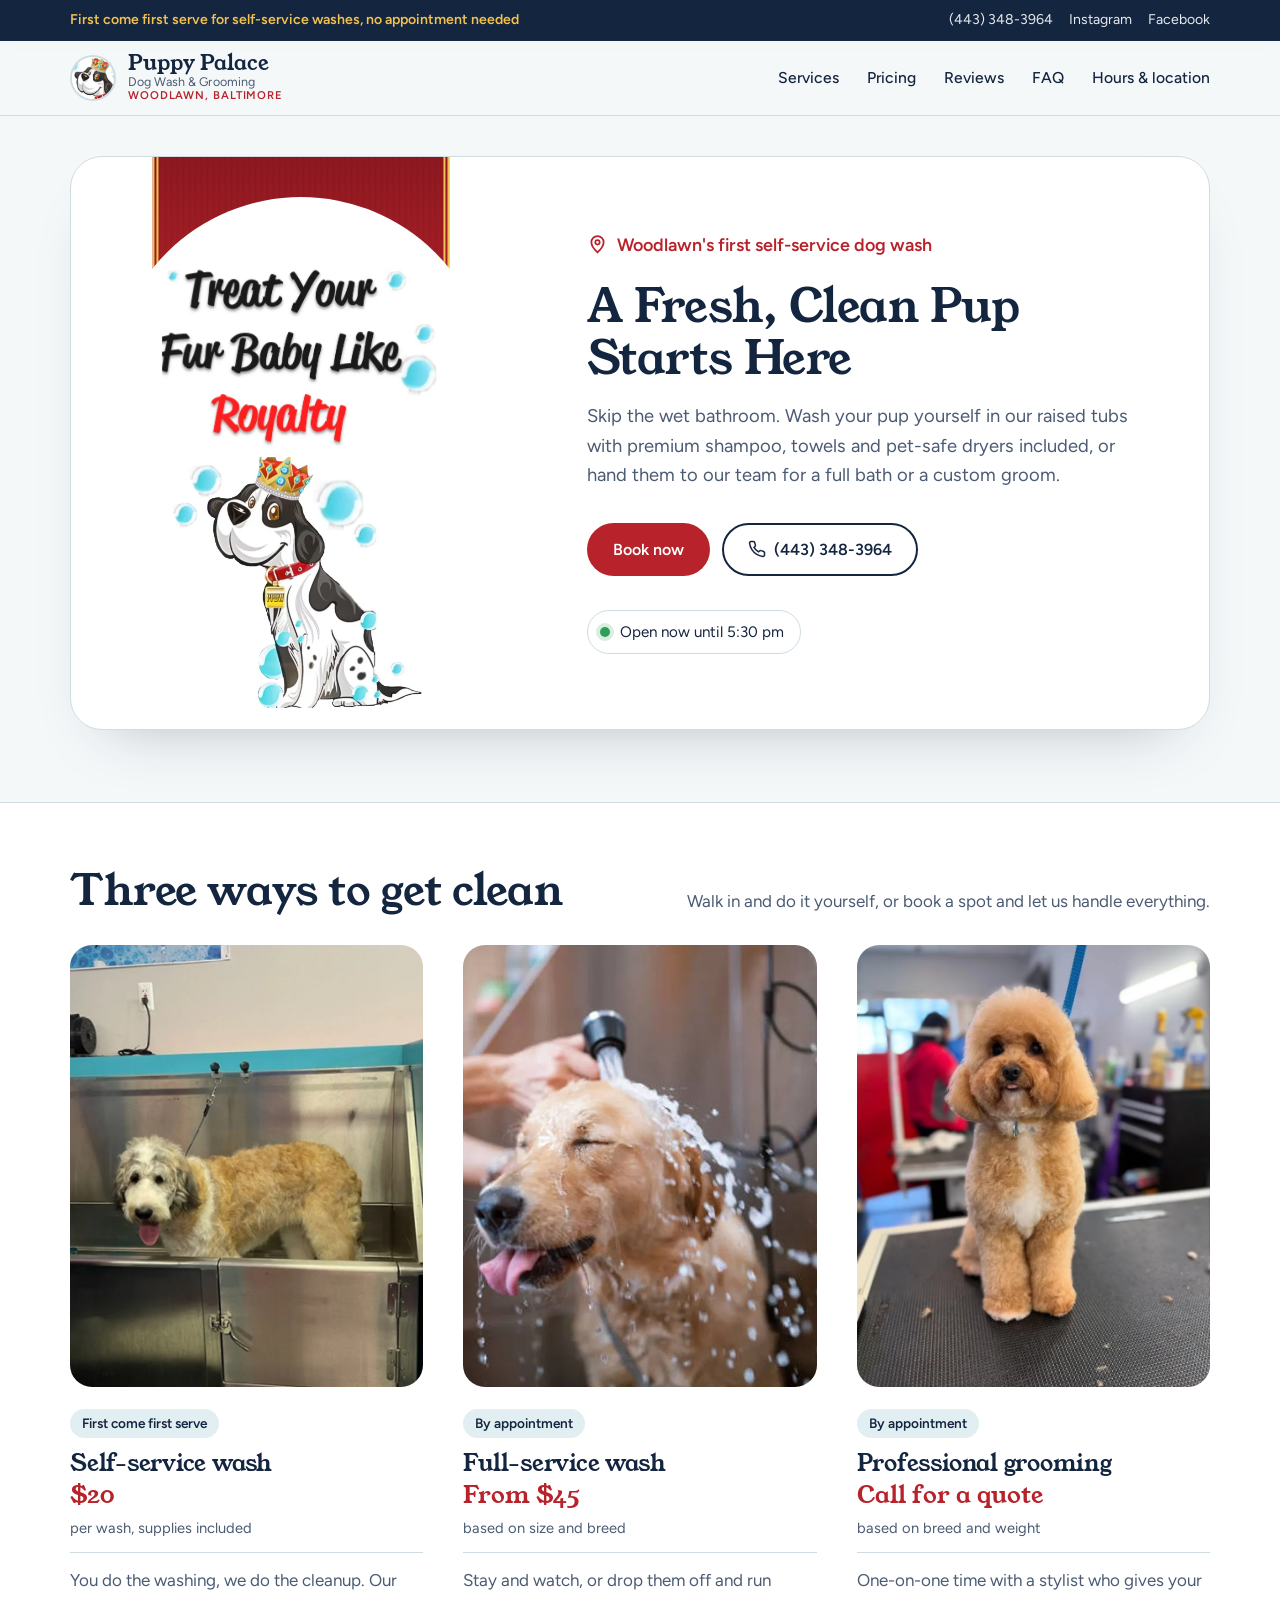
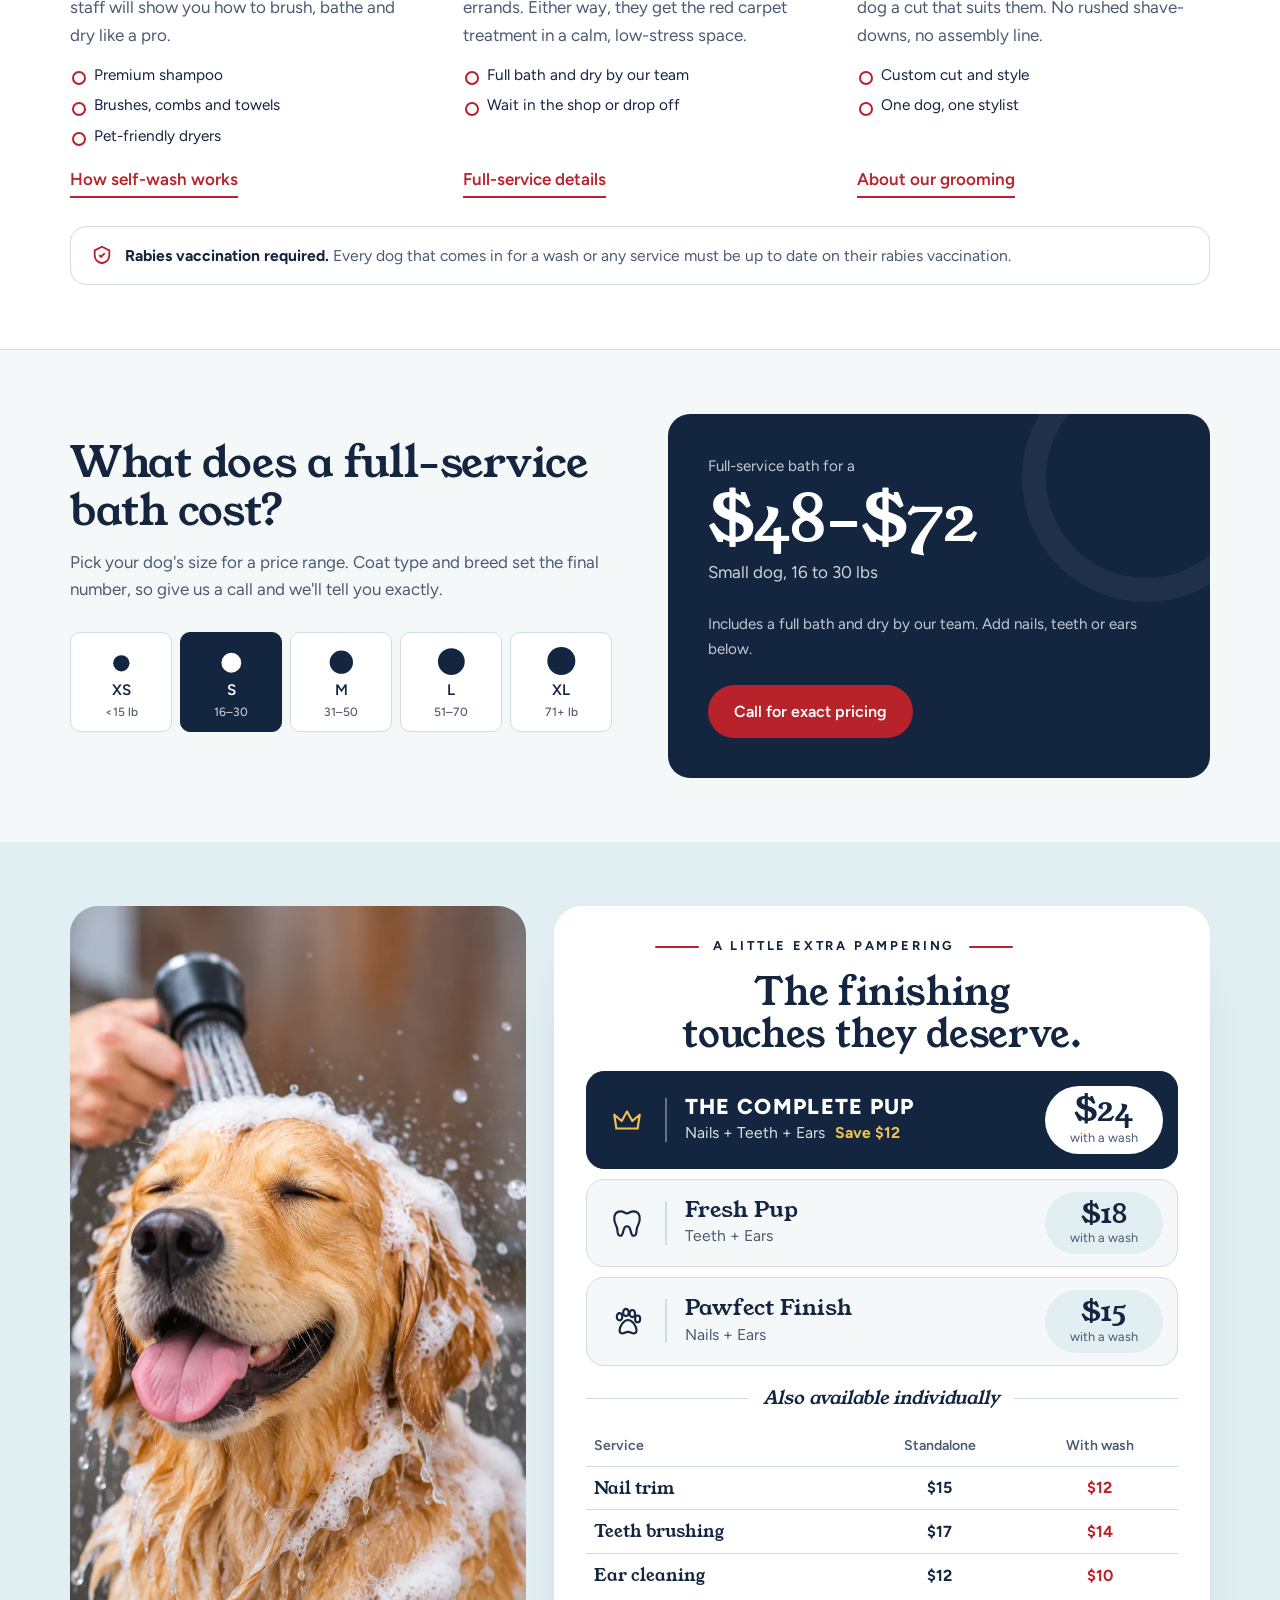
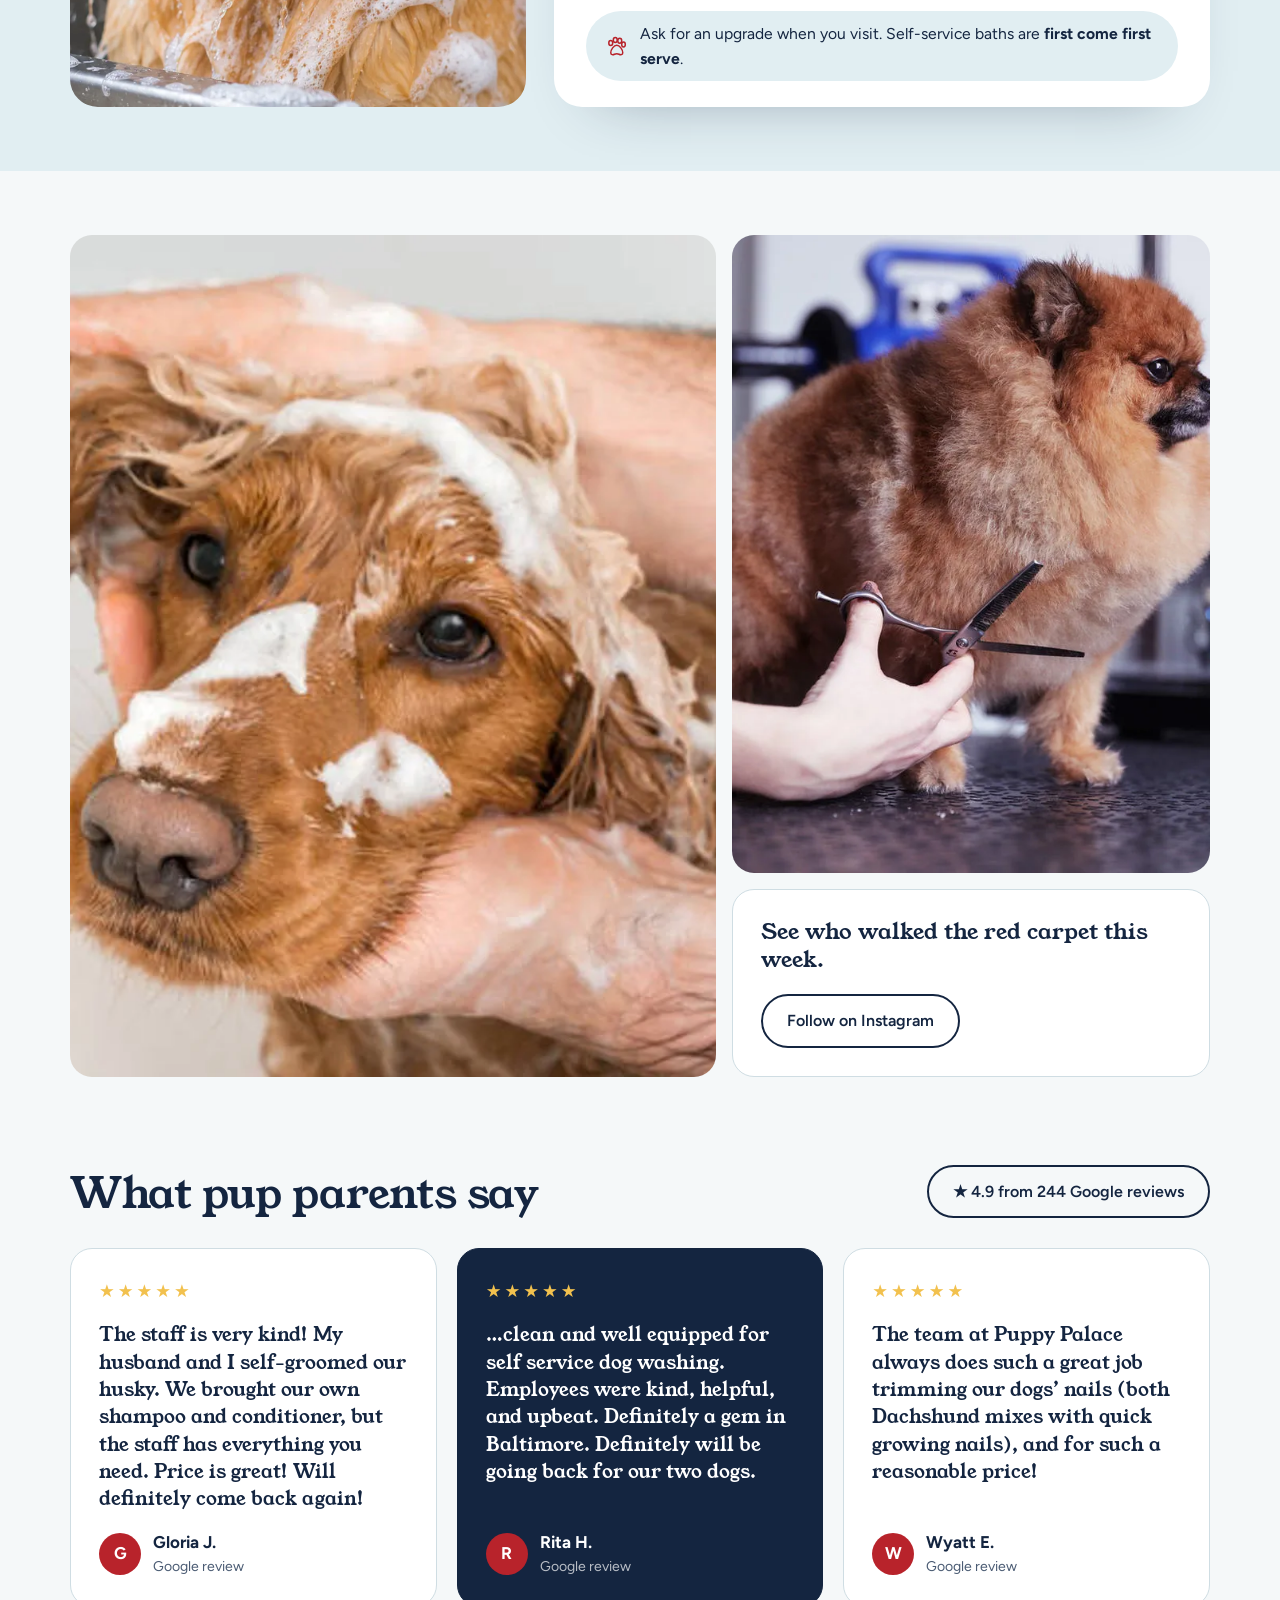
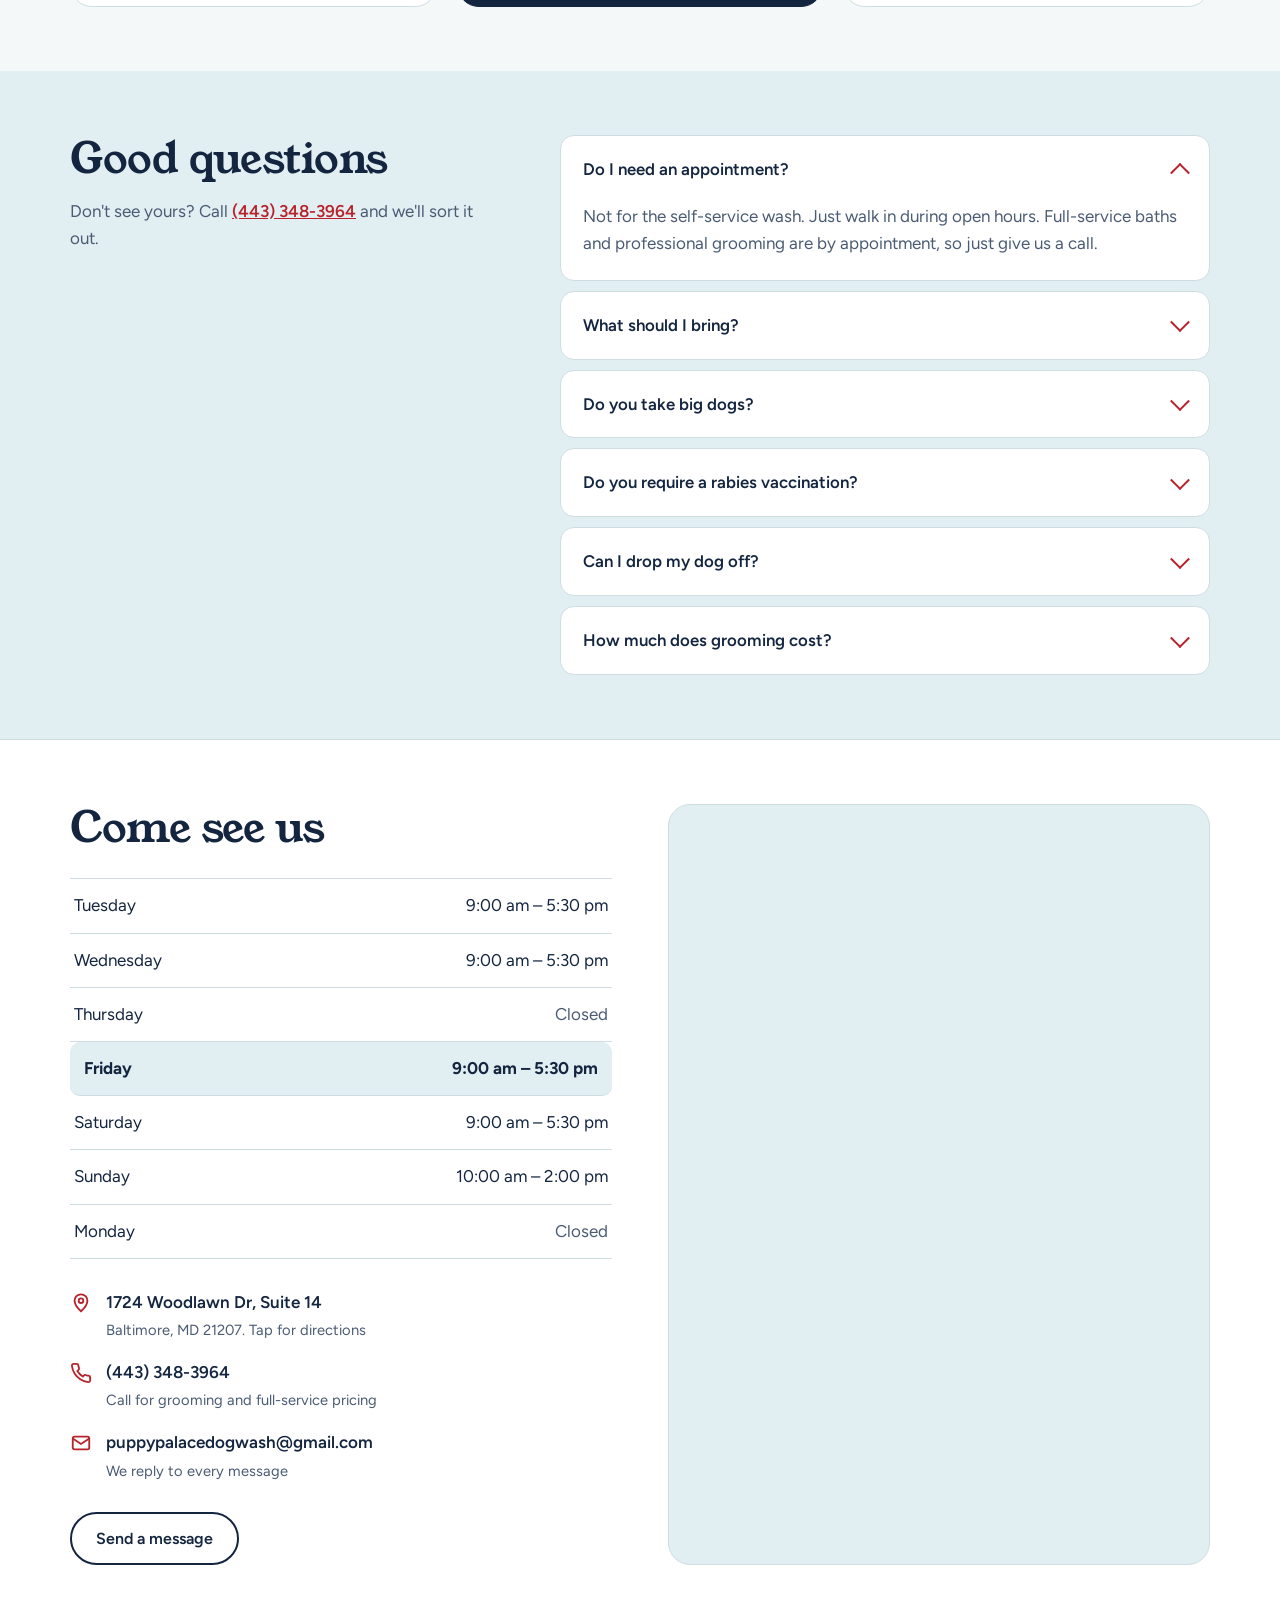
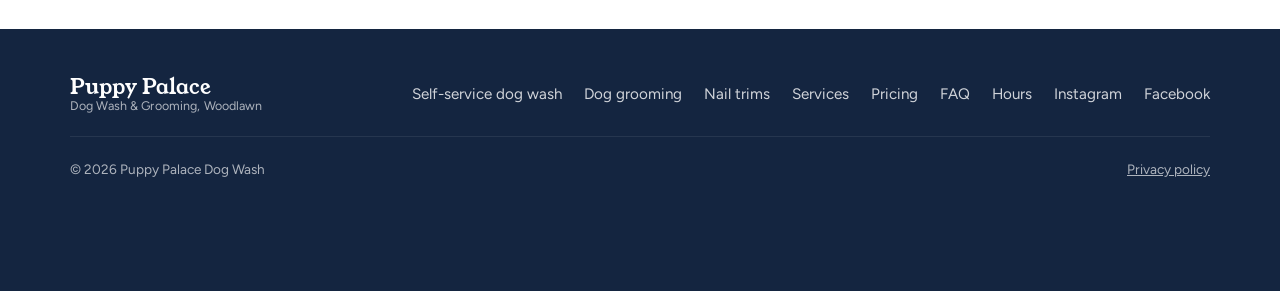
<file: index.html>
<!doctype html>
<html lang="en">
<head>
<meta charset="utf-8">
<script>if(location.protocol==="http:"&&/puppypalacedogwash\.com$/.test(location.hostname))location.replace("https://puppypalacedogwash.com"+location.pathname+location.search+location.hash);</script>
<meta name="viewport" content="width=device-width, initial-scale=1">
<title>Puppy Palace Dog Wash | Self-Service Dog Wash in Woodlawn, Baltimore</title>
<meta name="description" content="Woodlawn's first self-service dog wash. Self-service baths, full-service washes and professional grooming at 1724 Woodlawn Dr, Baltimore, MD. First come first serve, (443) 348-3964.">
<link rel="canonical" href="https://puppypalacedogwash.com/">
<link rel="icon" href="/img/mascot-head.webp">
<link rel="preconnect" href="https://fonts.googleapis.com">
<link rel="preconnect" href="https://fonts.gstatic.com" crossorigin>
<link media="print" onload="this.media='all'" href="https://fonts.googleapis.com/css2?family=Young+Serif&family=Figtree:wght@400;500;600;700&display=swap" rel="stylesheet">
<link rel="stylesheet" href="/css/site.css">
<script type="application/ld+json">
{"@context":"https://schema.org","@type":"PetGrooming","name":"Puppy Palace Dog Wash","telephone":"+1-443-348-3964","email":"puppypalacedogwash@gmail.com","url":"https://puppypalacedogwash.com/","image":"https://puppypalacedogwash.com/img/mascot.webp","priceRange":"$$","geo":{"@type":"GeoCoordinates","latitude":39.3161362,"longitude":-76.7398295},"areaServed":["Woodlawn","Windsor Mill","Gwynn Oak","Catonsville","Randallstown","Pikesville","Baltimore"],"address":{"@type":"PostalAddress","streetAddress":"1724 Woodlawn Dr, Suite 14","addressLocality":"Baltimore","addressRegion":"MD","postalCode":"21207","addressCountry":"US"},"openingHoursSpecification":[{"@type":"OpeningHoursSpecification","dayOfWeek":["Tuesday","Wednesday","Friday","Saturday"],"opens":"09:00","closes":"17:30"},{"@type":"OpeningHoursSpecification","dayOfWeek":"Sunday","opens":"10:00","closes":"14:00"}],"sameAs":["https://www.instagram.com/puppypalacedogwash/","https://www.facebook.com/Puppy-Palace-Dog-Wash-102035642489601/"]}
</script>
</head>
<body>

<div class="strip">
  <div class="wrap">
    <span class="sunday">First come first serve<span class="hide-sm"> for self-service washes, no appointment needed</span></span>
    <div class="socials">
      <a class="hide-sm" href="tel:+14433483964">(443) 348-3964</a>
      <a href="https://www.instagram.com/puppypalacedogwash/" target="_blank" rel="noopener">Instagram</a>
      <a href="https://www.facebook.com/Puppy-Palace-Dog-Wash-102035642489601/" target="_blank" rel="noopener">Facebook</a>
    </div>
  </div>
</div>

<header class="site">
  <div class="wrap">
    <a class="brand" href="#top" aria-label="Puppy Palace Dog Wash home">
      <img src="img/mascot-head.webp" alt="">
      <span>Puppy Palace<small>Dog Wash &amp; Grooming</small><small class="loc">Woodlawn, Baltimore</small></span>
    </a>
    <button class="menu-toggle" aria-label="Open menu" aria-expanded="false" aria-controls="nav">
      <svg viewBox="0 0 24 24" fill="none" stroke="currentColor" stroke-width="2" stroke-linecap="round"><path d="M4 7h16M4 12h16M4 17h16"/></svg>
    </button>
    <nav class="main" id="nav">
      <a href="#services">Services</a>
      <a href="#pricing">Pricing</a>
      <a href="#reviews">Reviews</a>
      <a href="#faq">FAQ</a>
      <a href="#visit">Hours &amp; location</a>
    </nav>
  </div>
</header>

<main id="top">

<section class="hero" aria-labelledby="hero-title">
  <div class="wrap">
    <div class="hero-card">
      <div class="runner">
        <figure class="mascot">
          <img class="tag" src="img/tagline.webp" alt="Treat your fur baby like royalty" width="600" height="300">
          <img class="dog" src="img/mascot.webp" alt="The Puppy Palace mascot: a smiling dog wearing a crown, surrounded by bubbles">
        </figure>
      </div>
      <div class="hero-copy">
        <span class="where">
          <svg viewBox="0 0 24 24" fill="none" stroke="currentColor" stroke-width="2"><path d="M12 21s-7-6.2-7-11.5A7 7 0 0 1 19 9.5C19 14.8 12 21 12 21z"/><circle cx="12" cy="9.5" r="2.5"/></svg>
          Woodlawn's first self-service dog wash
        </span>
        <h1 id="hero-title">A Fresh, Clean Pup Starts Here</h1>
        <p class="lead">Skip the wet bathroom. Wash your pup yourself in our raised tubs with premium shampoo, towels and pet-safe dryers included, or hand them to our team for a full bath or a custom groom.</p>
        <div class="hero-actions">
          <a class="btn btn-carpet" href="https://puppypalacedogwash.portal.gingrapp.com/#/public/login" target="_blank" rel="noopener">Book now</a>
          <a class="btn btn-line" href="tel:+14433483964">
            <svg viewBox="0 0 24 24" fill="none" stroke="currentColor" stroke-width="2"><path d="M22 16.9v3a2 2 0 0 1-2.2 2 19.8 19.8 0 0 1-8.6-3.1 19.5 19.5 0 0 1-6-6A19.8 19.8 0 0 1 2.1 4.2 2 2 0 0 1 4.1 2h3a2 2 0 0 1 2 1.7c.1 1 .4 1.9.7 2.8a2 2 0 0 1-.5 2.1L8 9.9a16 16 0 0 0 6 6l1.3-1.3a2 2 0 0 1 2.1-.4c.9.3 1.8.6 2.8.7a2 2 0 0 1 1.7 2z"/></svg>
            (443) 348-3964
          </a>
        </div>
        <div class="status" id="status" aria-live="polite"><span class="dot"></span><span>Checking today's hours</span></div>
      </div>
    </div>
  </div>
</section>

<section class="services" id="services" aria-labelledby="svc-title">
  <div class="wrap">
    <div class="section-head">
      <h2 id="svc-title">Three ways to get clean</h2>
      <p>Walk in and do it yourself, or book a spot and let us handle everything.</p>
    </div>

    <div class="svc-grid">
      <article class="svc">
        <figure><img loading="lazy" decoding="async" src="img/g1.webp" data-rotate="img/ig/DTBG7tODq86.webp,img/ig/DB6w9yDSxZ-.webp,img/ig/DRVh2G7DsIb.webp,img/ig/C9zmpqbpiiB.webp,img/ig/DIUmGdbSHnc.webp" alt="A fluffy doodle sitting in a raised stainless steel wash tub"></figure>
        <div>
          <span class="pill">First come first serve</span>
          <h3>Self-service wash</h3>
          <div class="price"><strong>$20</strong><small>per wash, supplies included</small></div>
          <p>You do the washing, we do the cleanup. Our staff will show you how to brush, bathe and dry like a pro.</p>
          <ul>
            <li>Premium shampoo</li>
            <li>Brushes, combs and towels</li>
            <li>Pet-friendly dryers</li>
          </ul>
          <a class="more" href="/self-service-dog-wash/">How self-wash works</a>
        </div>
      </article>

      <article class="svc">
        <figure><img loading="lazy" decoding="async" src="img/self.webp" data-rotate="img/ig/DGoRPbyyoHp.webp,img/ig/C-OQwtypvbp.webp,img/ig/DE28RHWSQAa.webp,img/ig/DJ60hrhN1P2.webp,img/ig/DCaPsNtSBtB.webp,img/ig/DG6TL-pSOAK.webp,img/ig/DN4B-s_jkhs.webp" alt="A golden retriever being rinsed with a sprayer"></figure>
        <div>
          <span class="pill">By appointment</span>
          <h3>Full-service wash</h3>
          <div class="price"><strong>From $45</strong><small>based on size and breed</small></div>
          <p>Stay and watch, or drop them off and run errands. Either way, they get the red carpet treatment in a calm, low-stress space.</p>
          <ul>
            <li>Full bath and dry by our team</li>
            <li>Wait in the shop or drop off</li>
          </ul>
          <a class="more" href="/dog-grooming/">Full-service details</a>
        </div>
      </article>

      <article class="svc">
        <figure><img loading="lazy" decoding="async" src="img/ig/DHqzg8qOrA_.webp" data-rotate="img/ig/DRA7vgMDkT4.webp,img/ig/Dd-Z9NfuSH3.webp,img/ig/DHQ0v1yucYF.webp,img/ig/DCaOnGrSlT7.webp,img/ig/C_v1LvUJz7-.webp,img/ig/DH9_ZretUn0.webp,img/ig/DDdCoPbxYn6.webp" alt="A freshly groomed apricot doodle with a teddy bear cut on the grooming table"></figure>
        <div>
          <span class="pill">By appointment</span>
          <h3>Professional grooming</h3>
          <div class="price"><strong>Call for a quote</strong><small>based on breed and weight</small></div>
          <p>One-on-one time with a stylist who gives your dog a cut that suits them. No rushed shave-downs, no assembly line.</p>
          <ul>
            <li>Custom cut and style</li>
            <li>One dog, one stylist</li>
          </ul>
          <a class="more" href="/dog-grooming/">About our grooming</a>
        </div>
      </article>
    </div>
    <p class="vax-note"><svg viewBox="0 0 24 24" fill="none" stroke="currentColor" stroke-width="2" aria-hidden="true"><path d="M12 3l8 4v5c0 5-3.5 8-8 9-4.5-1-8-4-8-9V7l8-4z"/><path d="m9 12 2 2 4-4"/></svg><span><strong>Rabies vaccination required.</strong> Every dog that comes in for a wash or any service must be up to date on their rabies vaccination.</span></p>
  </div>
</section>

<section id="pricing" aria-labelledby="price-title">
  <div class="wrap sizer">
    <div>
      <h2 id="price-title">What does a full-service bath cost?</h2>
      <p style="color:var(--ink-soft);margin-top:14px">Pick your dog's size for a price range. Coat type and breed set the final number, so give us a call and we'll tell you exactly.</p>
      <div class="sizes" role="group" aria-label="Dog size">
        <button type="button" data-size="0" aria-pressed="false"><svg viewBox="0 0 40 24"><circle cx="20" cy="14" r="7"/></svg>XS<small>&lt;15 lb</small></button>
        <button type="button" data-size="1" aria-pressed="true"><svg viewBox="0 0 40 24"><circle cx="20" cy="13.5" r="8.5"/></svg>S<small>16–30</small></button>
        <button type="button" data-size="2" aria-pressed="false"><svg viewBox="0 0 40 24"><circle cx="20" cy="13" r="10"/></svg>M<small>31–50</small></button>
        <button type="button" data-size="3" aria-pressed="false"><svg viewBox="0 0 40 24"><circle cx="20" cy="12.5" r="11.5"/></svg>L<small>51–70</small></button>
        <button type="button" data-size="4" aria-pressed="false"><svg viewBox="0 0 40 24"><circle cx="20" cy="12" r="12"/></svg>XL<small>71+ lb</small></button>
      </div>
    </div>
    <div class="quote" aria-live="polite">
      <div class="label">Full-service bath for a</div>
      <div class="range" id="range">$48–$72</div>
      <div class="weight" id="weight">Small dog, 16 to 30 lbs</div>
      <p class="note">Includes a full bath and dry by our team. Add nails, teeth or ears below.</p>
      <a class="btn btn-carpet" href="tel:+14433483964">Call for exact pricing</a>
    </div>
  </div>
</section>

<section class="extras" id="extras" aria-labelledby="extras-title">
  <div class="wrap extras-grid">
    <figure class="extras-photo"><img src="img/extras-dog.webp" alt="A happy golden retriever covered in suds getting rinsed in a Puppy Palace tub" loading="lazy" decoding="async" width="800" height="1234"></figure>
    <div class="extras-card">
      <p class="extras-eyebrow">A little extra pampering</p>
      <h2 id="extras-title">The finishing touches they deserve.</h2>
      <ul class="pkgs">
        <li class="pkg pkg-hero"><span class="pkg-ico"><svg viewBox="0 0 32 32" fill="none" stroke="currentColor" stroke-width="2" stroke-linejoin="round" aria-hidden="true"><path d="M5 24h22M6 24 4 11l7 6 5-9 5 9 7-6-2 13"/></svg></span><span class="pkg-name"><strong>The Complete Pup</strong><small>Nails + Teeth + Ears <em>Save $12</em></small></span><span class="pkg-price"><b>$24</b><small>with a wash</small></span></li>
        <li class="pkg"><span class="pkg-ico"><svg viewBox="0 0 32 32" fill="none" stroke="currentColor" stroke-width="2" stroke-linejoin="round" aria-hidden="true"><path d="M10 5c-4 0-6 3-6 7 0 5 3 7 3 11 0 3 1 5 3 5s2-3 3-6c.5-2 1-3 3-3s2.5 1 3 3c1 3 1 6 3 6s3-2 3-5c0-4 3-6 3-11 0-4-2-7-6-7-3 0-4 2-6 2s-3-2-6-2z"/></svg></span><span class="pkg-name"><strong>Fresh Pup</strong><small>Teeth + Ears</small></span><span class="pkg-price"><b>$18</b><small>with a wash</small></span></li>
        <li class="pkg"><span class="pkg-ico"><svg viewBox="0 0 32 32" fill="none" stroke="currentColor" stroke-width="2" aria-hidden="true"><ellipse cx="9" cy="12" rx="2.6" ry="3.4"/><ellipse cx="15" cy="8" rx="2.6" ry="3.4"/><ellipse cx="21" cy="9" rx="2.6" ry="3.4"/><ellipse cx="26" cy="14" rx="2.4" ry="3.2"/><path d="M17 15c-4 0-8 6-8 10 0 3 3 3 5 2s4-1 6 0 5 1 5-2c0-4-4-10-8-10z"/></svg></span><span class="pkg-name"><strong>Pawfect Finish</strong><small>Nails + Ears</small></span><span class="pkg-price"><b>$15</b><small>with a wash</small></span></li>
      </ul>
      <p class="extras-sub"><span>Also available individually</span></p>
      <table class="extras-table">
        <thead><tr><th scope="col">Service</th><th scope="col">Standalone</th><th scope="col">With wash</th></tr></thead>
        <tbody>
          <tr><td>Nail trim</td><td class="num">$15</td><td class="num save">$12</td></tr>
          <tr><td>Teeth brushing</td><td class="num">$17</td><td class="num save">$14</td></tr>
          <tr><td>Ear cleaning</td><td class="num">$12</td><td class="num save">$10</td></tr>
        </tbody>
      </table>
      <p class="extras-note"><svg viewBox="0 0 32 32" fill="none" stroke="currentColor" stroke-width="2" aria-hidden="true"><ellipse cx="9" cy="12" rx="2.6" ry="3.4"/><ellipse cx="15" cy="8" rx="2.6" ry="3.4"/><ellipse cx="21" cy="9" rx="2.6" ry="3.4"/><ellipse cx="26" cy="14" rx="2.4" ry="3.2"/><path d="M17 15c-4 0-8 6-8 10 0 3 3 3 5 2s4-1 6 0 5 1 5-2c0-4-4-10-8-10z"/></svg><span>Ask for an upgrade when you visit. Self-service baths are <strong>first come first serve</strong>.</span></p>
    </div>
  </div>
</section>

<section aria-label="Photos from the shop">
  <div class="wrap gallery">
    <figure class="g-big"><img loading="lazy" decoding="async" src="img/full.webp" data-rotate="img/ig/DLA45CHyLfa.webp,img/ig/DK2N8uBOxJp.webp,img/ig/DKxbh81Skth.webp,img/ig/DKmZ1JxOqf1.webp,img/ig/DI6x0XRuyiJ.webp,img/ig/DI6xKuiOWt5.webp,img/ig/DFzAxjYthQp.webp,img/ig/C9znSyUprGt.webp" alt="A cocker spaniel covered in shampoo suds"></figure>
    <figure class="g-small"><img loading="lazy" decoding="async" src="img/groom.webp" data-rotate="img/ig/DHpJtikSbfG.webp,img/ig/DEbKl1PyLRP.webp,img/ig/DDK6Ka-yY76.webp,img/ig/DCsA7xsS_wR.webp,img/ig/DChg0RaSdGO.webp,img/ig/DCH2XCqyn4l.webp,img/ig/DAoyYQ9JEnL.webp,img/ig/C-OL8_Epzbs.webp" alt="A Pomeranian getting a scissor trim"></figure>
    <div class="note">
      <p>See who walked the red carpet this week.</p>
      <a class="btn btn-line" href="https://www.instagram.com/puppypalacedogwash/" target="_blank" rel="noopener">Follow on Instagram</a>
    </div>
  </div>
</section>

<section class="reviews" id="reviews" aria-labelledby="rev-title">
  <div class="wrap">
    <div class="section-head">
      <h2 id="rev-title">What pup parents say</h2>
      <a class="btn btn-line" href="https://www.google.com/maps/search/?api=1&amp;query=Puppy+Palace+Dog+Wash+1724+Woodlawn+Dr+Baltimore+MD" target="_blank" rel="noopener">&#9733; 4.9 from 244 Google reviews</a>
    </div>
    <div class="rev-grid">
      <figure class="rev">
        <div class="stars" aria-label="5 out of 5 stars">&#9733;&#9733;&#9733;&#9733;&#9733;</div>
        <blockquote>The staff is very kind! My husband and I self-groomed our husky. We brought our own shampoo and conditioner, but the staff has everything you need. Price is great! Will definitely come back again!</blockquote>
        <figcaption><span class="avatar" aria-hidden="true">G</span><span><strong>Gloria J.</strong><small>Google review</small></span></figcaption>
      </figure>
      <figure class="rev">
        <div class="stars" aria-label="5 out of 5 stars">&#9733;&#9733;&#9733;&#9733;&#9733;</div>
        <blockquote>&hellip;clean and well equipped for self service dog washing. Employees were kind, helpful, and upbeat. Definitely a gem in Baltimore. Definitely will be going back for our two dogs.</blockquote>
        <figcaption><span class="avatar" aria-hidden="true">R</span><span><strong>Rita H.</strong><small>Google review</small></span></figcaption>
      </figure>
      <figure class="rev">
        <div class="stars" aria-label="5 out of 5 stars">&#9733;&#9733;&#9733;&#9733;&#9733;</div>
        <blockquote>The team at Puppy Palace always does such a great job trimming our dogs&rsquo; nails (both Dachshund mixes with quick growing nails), and for such a reasonable price!</blockquote>
        <figcaption><span class="avatar" aria-hidden="true">W</span><span><strong>Wyatt E.</strong><small>Google review</small></span></figcaption>
      </figure>
    </div>
  </div>
</section>

<section class="faq" id="faq" aria-labelledby="faq-title">
  <div class="wrap faq-grid">
    <div class="faq-intro">
      <h2 id="faq-title">Good questions</h2>
      <p>Don't see yours? Call <a href="tel:+14433483964">(443) 348-3964</a> and we'll sort it out.</p>
    </div>
    <div class="faq-list">
      <details open>
        <summary>Do I need an appointment?</summary>
        <p>Not for the self-service wash. Just walk in during open hours. Full-service baths and professional grooming are by appointment, so just give us a call.</p>
      </details>
      <details>
        <summary>What should I bring?</summary>
        <p>Just your pup. Shampoo, brushes, combs, towels and pet-friendly dryers are all here, and our staff will show you how to use everything.</p>
      </details>
      <details>
        <summary>Do you take big dogs?</summary>
        <p>Absolutely. Our raised tubs fit dogs of every size, and full-service baths are priced from extra small all the way up to 71 lbs and over.</p>
      </details>
      <details>
        <summary>Do you require a rabies vaccination?</summary>
        <p>Yes. Every dog that comes in for a wash or any other service must be up to date on their rabies vaccination.</p>
      </details>
      <details>
        <summary>Can I drop my dog off?</summary>
        <p>Yes. For a full-service wash you can wait in the shop or drop off and run errands. We'll take good care of them either way.</p>
      </details>
      <details>
        <summary>How much does grooming cost?</summary>
        <p>It depends on your dog's breed, size and coat. Call us with those details and we'll give you an exact price.</p>
      </details>
    </div>
  </div>
</section>

<section class="visit" id="visit" aria-labelledby="visit-title">
  <div class="wrap visit-grid">
    <div>
      <h2 id="visit-title">Come see us</h2>
      <ul class="hours" id="hours">
        <li data-day="2"><span>Tuesday</span><span>9:00 am – 5:30 pm</span></li>
        <li data-day="3"><span>Wednesday</span><span>9:00 am – 5:30 pm</span></li>
        <li data-day="4" class="closed"><span>Thursday</span><span>Closed</span></li>
        <li data-day="5"><span>Friday</span><span>9:00 am – 5:30 pm</span></li>
        <li data-day="6"><span>Saturday</span><span>9:00 am – 5:30 pm</span></li>
        <li data-day="0" class="sun"><span>Sunday</span><span>10:00 am – 2:00 pm</span></li>
        <li data-day="1" class="closed"><span>Monday</span><span>Closed</span></li>
      </ul>
      <div class="contact-list">
        <a href="https://www.google.com/maps/search/?api=1&query=1724+Woodlawn+Dr+Suite+14+Baltimore+MD+21207" target="_blank" rel="noopener">
          <svg viewBox="0 0 24 24" fill="none" stroke="currentColor" stroke-width="2"><path d="M12 21s-7-6.2-7-11.5A7 7 0 0 1 19 9.5C19 14.8 12 21 12 21z"/><circle cx="12" cy="9.5" r="2.5"/></svg>
          <span><strong>1724 Woodlawn Dr, Suite 14</strong><small>Baltimore, MD 21207. Tap for directions</small></span>
        </a>
        <a href="tel:+14433483964">
          <svg viewBox="0 0 24 24" fill="none" stroke="currentColor" stroke-width="2"><path d="M22 16.9v3a2 2 0 0 1-2.2 2 19.8 19.8 0 0 1-8.6-3.1 19.5 19.5 0 0 1-6-6A19.8 19.8 0 0 1 2.1 4.2 2 2 0 0 1 4.1 2h3a2 2 0 0 1 2 1.7c.1 1 .4 1.9.7 2.8a2 2 0 0 1-.5 2.1L8 9.9a16 16 0 0 0 6 6l1.3-1.3a2 2 0 0 1 2.1-.4c.9.3 1.8.6 2.8.7a2 2 0 0 1 1.7 2z"/></svg>
          <span><strong>(443) 348-3964</strong><small>Call for grooming and full-service pricing</small></span>
        </a>
        <a href="mailto:puppypalacedogwash@gmail.com">
          <svg viewBox="0 0 24 24" fill="none" stroke="currentColor" stroke-width="2"><rect x="3" y="5" width="18" height="14" rx="2"/><path d="m3 7 9 6 9-6"/></svg>
          <span><strong>puppypalacedogwash@gmail.com</strong><small>We reply to every message</small></span>
        </a>
      </div>
      <a class="btn btn-line" href="https://puppypalacedogwash.portal.gingrapp.com/#/secure/more/contact-us" target="_blank" rel="noopener">Send a message</a>
    </div>
    <div class="map">
      <iframe title="Map to Puppy Palace Dog Wash" referrerpolicy="no-referrer-when-downgrade" src="https://www.google.com/maps?q=1724+Woodlawn+Dr+Suite+14,+Baltimore,+MD+21207&output=embed"></iframe>
    </div>
  </div>
</section>

</main>

<footer>
  <div class="wrap">
    <a class="brand" href="#top"><span>Puppy Palace<small>Dog Wash &amp; Grooming, Woodlawn</small></span></a>
    <nav aria-label="Footer">
      <a href="/self-service-dog-wash/">Self-service dog wash</a>
      <a href="/dog-grooming/">Dog grooming</a>
      <a href="/dog-nail-trim/">Nail trims</a>
      <a href="#services">Services</a>
      <a href="#pricing">Pricing</a>
      <a href="#faq">FAQ</a>
      <a href="#visit">Hours</a>
      <a href="https://www.instagram.com/puppypalacedogwash/" target="_blank" rel="noopener">Instagram</a>
      <a href="https://www.facebook.com/Puppy-Palace-Dog-Wash-102035642489601/" target="_blank" rel="noopener">Facebook</a>
    </nav>
    <div class="fine">
      <span>© <span id="yr">2026</span> Puppy Palace Dog Wash</span>
      <a href="https://www.privacypolicies.com/live/67c50e00-9406-4474-bad3-6140c45a0bdb" target="_blank" rel="noopener">Privacy policy</a>
    </div>
  </div>
</footer>

<div class="actionbar">
  <a class="btn btn-carpet" href="tel:+14433483964">Call (443) 348-3964</a>
</div>

<script>
(function(){
  // mobile menu
  var t=document.querySelector('.menu-toggle'),n=document.getElementById('nav');
  t.addEventListener('click',function(){var o=n.classList.toggle('open');t.setAttribute('aria-expanded',o)});
  n.querySelectorAll('a').forEach(function(a){a.addEventListener('click',function(){n.classList.remove('open');t.setAttribute('aria-expanded','false')})});

  // size picker
  var sizes=[
    ['$45–$64','Extra small dog, under 15 lbs'],
    ['$48–$72','Small dog, 16 to 30 lbs'],
    ['$53–$81','Medium dog, 31 to 50 lbs'],
    ['$60–$89','Large dog, 51 to 70 lbs'],
    ['$67+','Extra large dog, 71 lbs and up']
  ];
  var btns=document.querySelectorAll('.sizes button');
  btns.forEach(function(b){b.addEventListener('click',function(){
    btns.forEach(function(x){x.setAttribute('aria-pressed','false')});
    b.setAttribute('aria-pressed','true');
    var s=sizes[+b.dataset.size];
    document.getElementById('range').textContent=s[0];
    document.getElementById('weight').textContent=s[1];
  })});

  // live open/closed status in Baltimore time
  var hours={0:[10,14],1:null,2:[9,17.5],3:[9,17.5],4:null,5:[9,17.5],6:[9,17.5]};
  var names=['Sunday','Monday','Tuesday','Wednesday','Thursday','Friday','Saturday'];
  function fmt(h){var hr=Math.floor(h),m=Math.round((h-hr)*60),ap=hr>=12?'pm':'am';hr=hr%12||12;return hr+(m?':'+String(m).padStart(2,'0'):'')+' '+ap}
  try{
    var p=new Intl.DateTimeFormat('en-US',{timeZone:'America/New_York',weekday:'short',hour:'numeric',minute:'numeric',hour12:false}).formatToParts(new Date());
    var get=function(k){return (p.find(function(x){return x.type===k})||{}).value};
    var day=['Sun','Mon','Tue','Wed','Thu','Fri','Sat'].indexOf(get('weekday'));
    var now=(+get('hour')%24)+(+get('minute'))/60;
    var today=document.querySelector('#hours li[data-day="'+day+'"]');
    if(today) today.classList.add('today');
    var h=hours[day],dot=document.querySelector('#status .dot'),txt=document.querySelector('#status span:last-child');
    if(h&&now>=h[0]&&now<h[1]){
      dot.classList.add('open');
      txt.textContent='Open now until '+fmt(h[1]);
    }else{
      dot.classList.add('closed');
      var d=day,label;
      for(var i=0;i<8;i++){
        var c=(day+i)%7,hc=hours[c];
        if(!hc) continue;
        if(i===0&&now<hc[0]){label='today at '+fmt(hc[0]);break}
        if(i===1){label='tomorrow at '+fmt(hc[0]);break}
        if(i>1){label=names[c]+' at '+fmt(hc[0]);break}
      }
      txt.textContent='Closed now. Opens '+label;
    }
  }catch(e){document.getElementById('status').style.display='none'}
  document.getElementById('yr').textContent=new Date().getFullYear();
})();

/* open directions in Apple Maps on iPhone/iPad, Google Maps everywhere else */
(function(){var ios=/iPad|iPhone|iPod/.test(navigator.userAgent)||(navigator.platform==='MacIntel'&&navigator.maxTouchPoints>1);
if(!ios)return;document.querySelectorAll('.js-directions').forEach(function(a){a.href='https://maps.apple.com/?daddr=1724+Woodlawn+Dr+Suite+14,+Baltimore,+MD+21207&q=Puppy+Palace+Dog+Wash';});})();

/* crossfade rotating photos: one figure changes at a time, only while on screen */
(function(){
  if (window.matchMedia && matchMedia('(prefers-reduced-motion: reduce)').matches) return;
  var figs=[].slice.call(document.querySelectorAll('img[data-rotate]')).map(function(base,k){
    var fig=base.parentNode, list=[base.getAttribute('src')].concat(base.getAttribute('data-rotate').split(','));
    fig.classList.add('rotator');
    return {fig:fig, base:base, cur:base, list:list, i:0, visible:false, alt:base.alt};
  });
  if(!figs.length) return;
  if ('IntersectionObserver' in window){
    var io=new IntersectionObserver(function(es){es.forEach(function(e){figs.forEach(function(f){if(f.fig===e.target)f.visible=e.isIntersecting;});});},{threshold:.25});
    figs.forEach(function(f){io.observe(f.fig);});
  } else figs.forEach(function(f){f.visible=true;});
  function next(f){
    var n=(f.i+1)%f.list.length, img=new Image();
    img.decoding='async'; img.alt=f.alt; img.className='rot';
    img.onload=function(){
      f.fig.appendChild(img);
      requestAnimationFrame(function(){requestAnimationFrame(function(){img.classList.add('on');});});
      var old=f.cur; if(old!==f.base) setTimeout(function(){ if(old.parentNode) old.parentNode.removeChild(old); }, 1600);
      f.cur=img; f.i=n;
    };
    img.src=f.list[n];
  }
  var turn=0;
  setInterval(function(){
    if(document.hidden) return;
    for(var t=0;t<figs.length;t++){ var f=figs[(turn+t)%figs.length]; if(f.visible){ next(f); turn=(turn+t+1)%figs.length; return; } }
  }, 2600);
})();
</script>
</body>
</html>
</file>
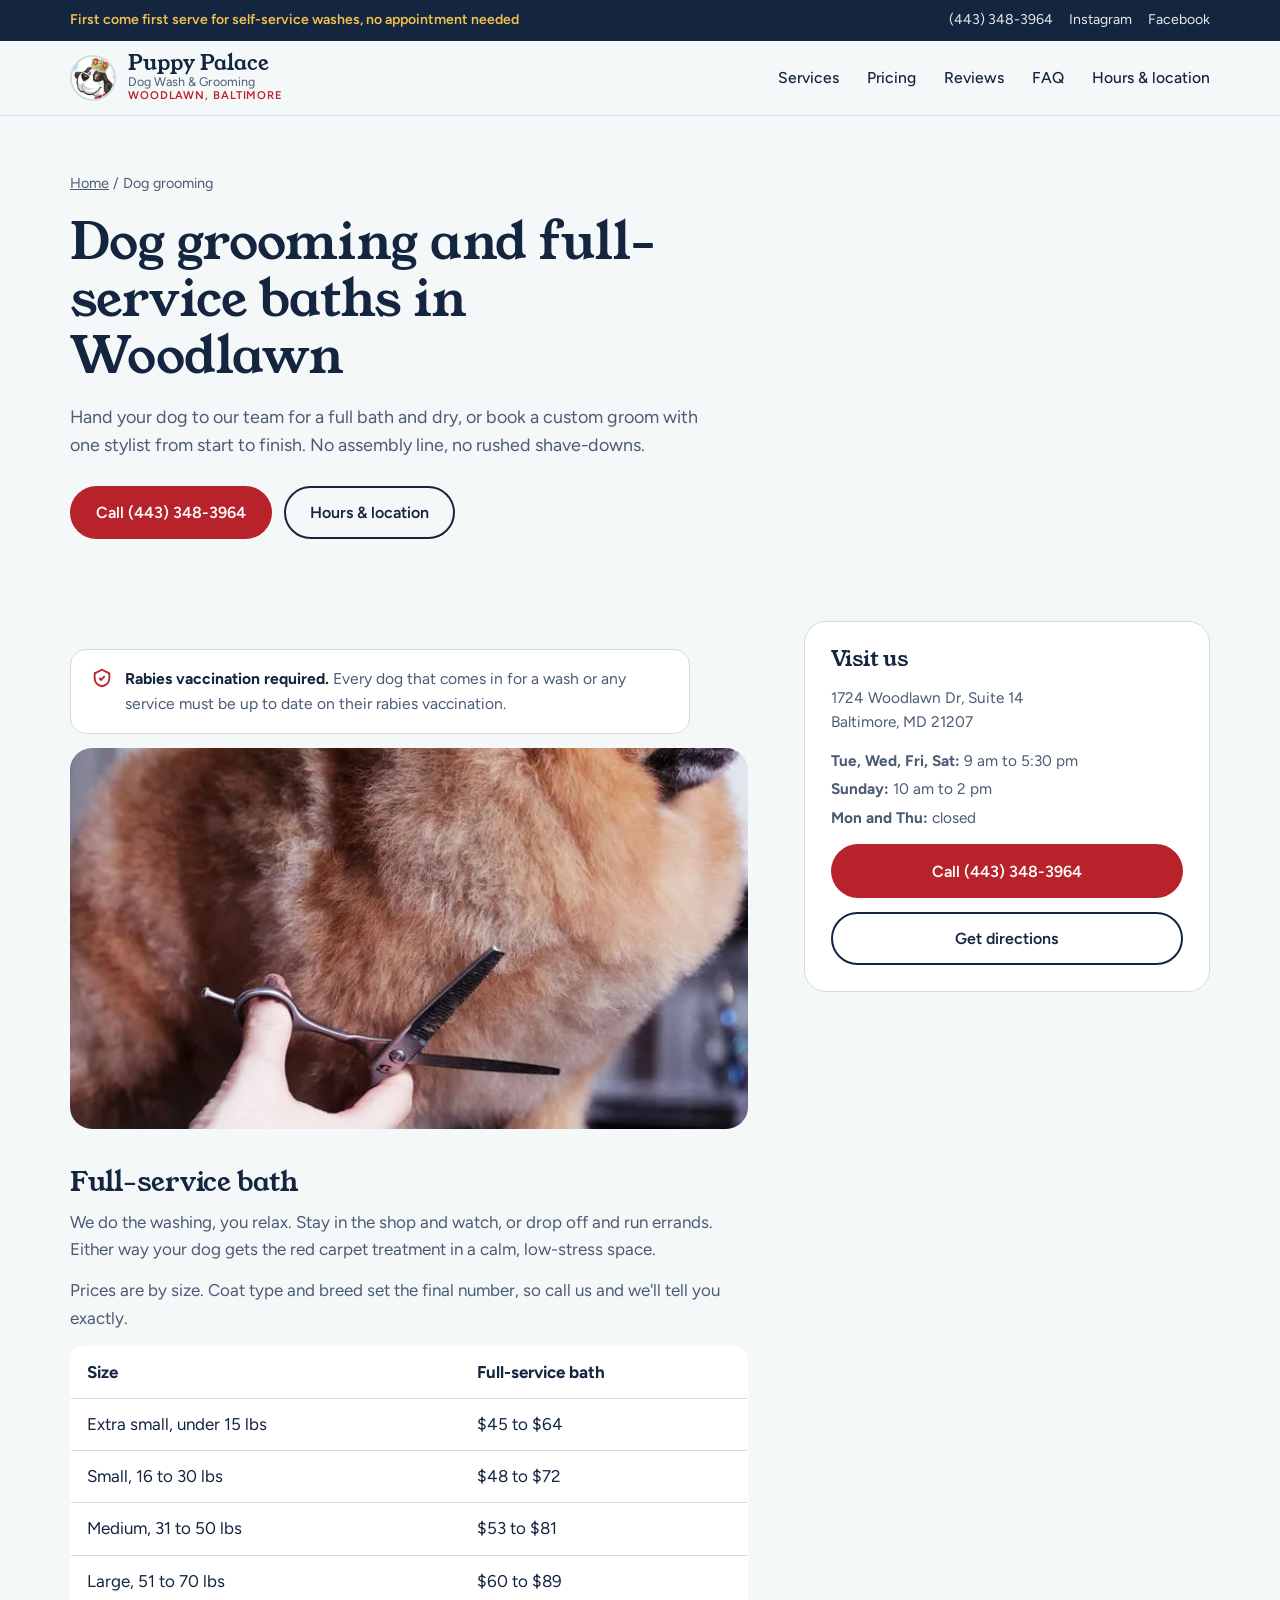
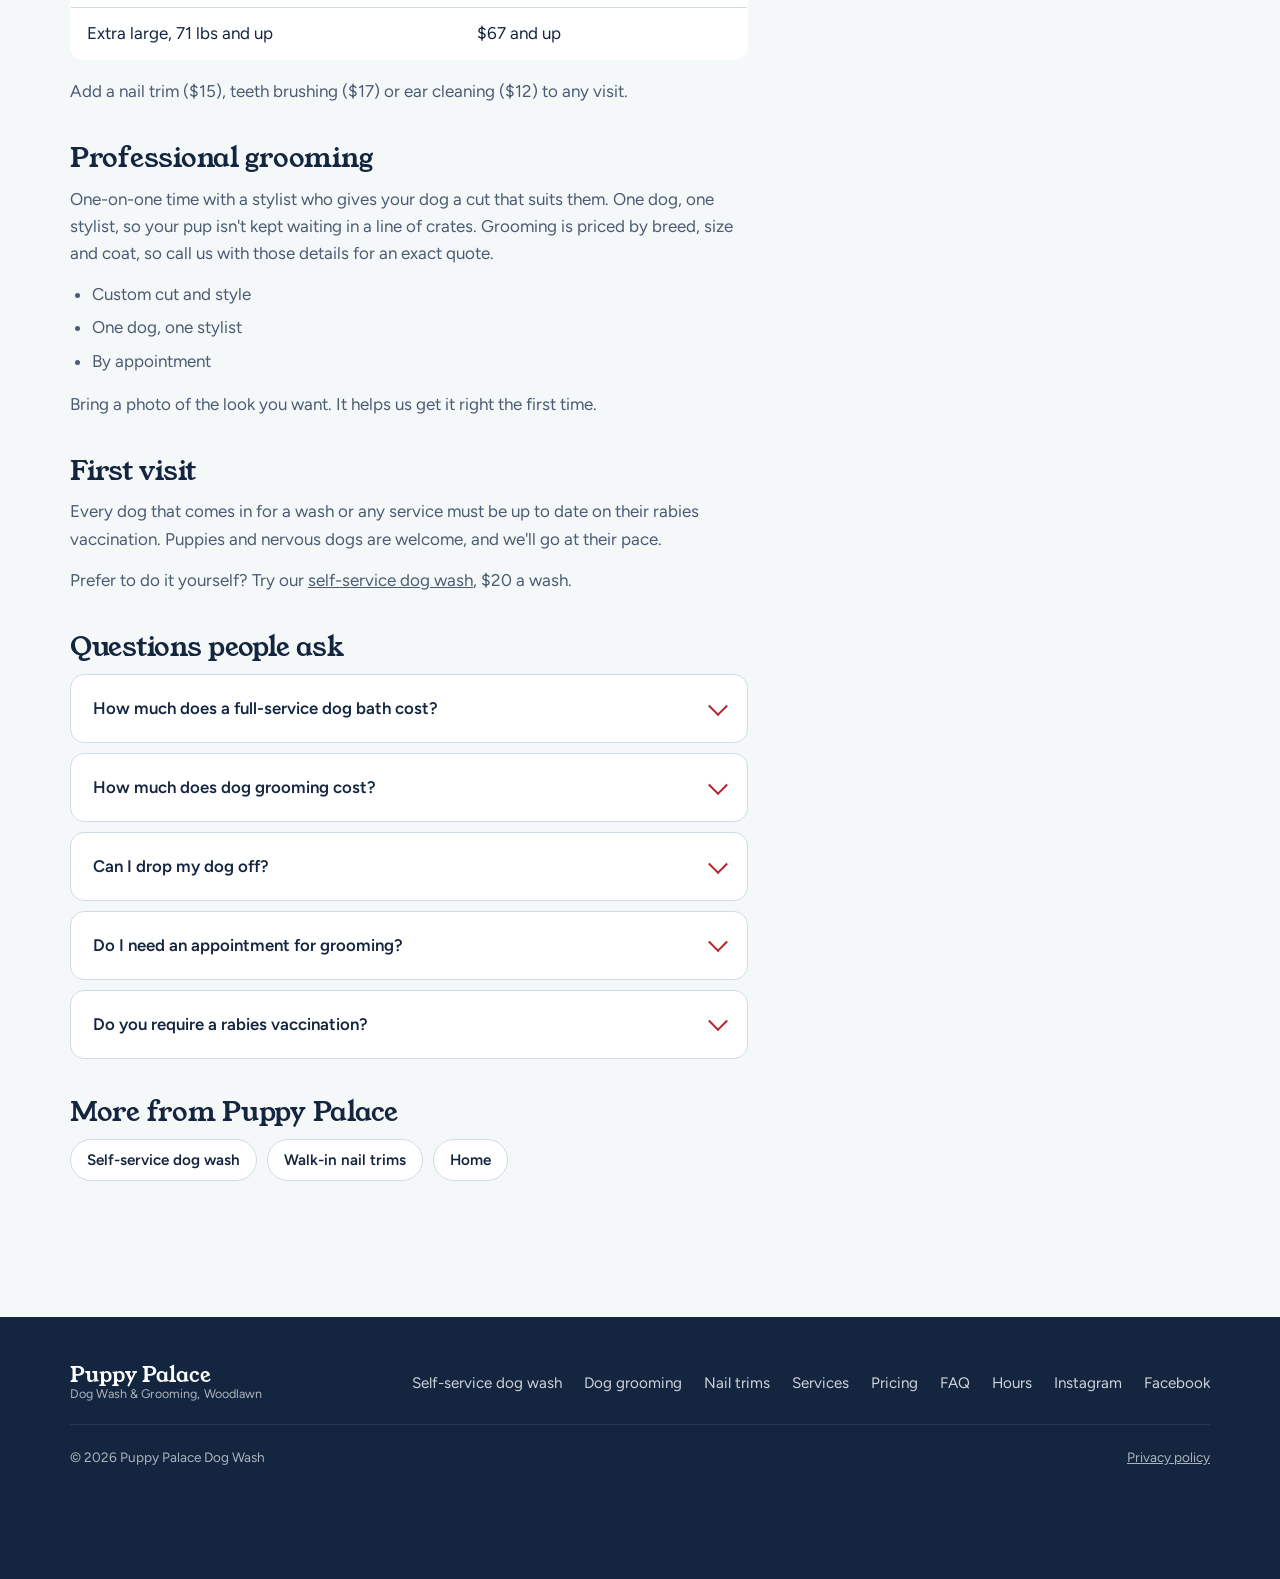
<file: dog-grooming/index.html>
<!doctype html>
<html lang="en">
<head>
<meta charset="utf-8">
<script>if(location.protocol==="http:"&&/puppypalacedogwash\.com$/.test(location.hostname))location.replace("https://puppypalacedogwash.com"+location.pathname+location.search+location.hash);</script>
<meta name="viewport" content="width=device-width, initial-scale=1">
<title>Dog Grooming &amp; Full-Service Baths in Woodlawn, Baltimore | Puppy Palace</title>
<meta name="description" content="Full-service dog baths from $45 and one-on-one professional grooming in Woodlawn, Baltimore. Stay and watch or drop off. Call (443) 348-3964 for a quote.">
<link rel="canonical" href="https://puppypalacedogwash.com/dog-grooming/">
<link rel="icon" href="/img/mascot-head.webp">
<meta property="og:title" content="Dog Grooming &amp; Full-Service Baths in Woodlawn, Baltimore | Puppy Palace">
<meta property="og:description" content="Full-service dog baths from $45 and one-on-one professional grooming in Woodlawn, Baltimore. Stay and watch or drop off. Call (443) 348-3964 for a quote.">
<meta property="og:url" content="https://puppypalacedogwash.com/dog-grooming/">
<meta property="og:image" content="https://puppypalacedogwash.com/img/groom.webp">
<link rel="preconnect" href="https://fonts.googleapis.com">
<link rel="preconnect" href="https://fonts.gstatic.com" crossorigin>
<link media="print" onload="this.media='all'" href="https://fonts.googleapis.com/css2?family=Young+Serif&family=Figtree:wght@400;500;600;700&display=swap" rel="stylesheet">
<link rel="stylesheet" href="/css/site.css">
<script type="application/ld+json">
{"@context": "https://schema.org", "@graph": [{"@type": "BreadcrumbList", "itemListElement": [{"@type": "ListItem", "position": 1, "name": "Home", "item": "https://puppypalacedogwash.com/"}, {"@type": "ListItem", "position": 2, "name": "Dog grooming", "item": "https://puppypalacedogwash.com/dog-grooming/"}]}, {"@type": "Service", "name": "Dog grooming and full-service dog baths", "serviceType": "Dog grooming", "url": "https://puppypalacedogwash.com/dog-grooming/", "areaServed": ["Woodlawn", "Windsor Mill", "Gwynn Oak", "Catonsville", "Randallstown", "Pikesville", "Baltimore"], "provider": {"@type": "PetGrooming", "name": "Puppy Palace Dog Wash", "telephone": "+1-443-348-3964", "url": "https://puppypalacedogwash.com/", "address": {"@type": "PostalAddress", "streetAddress": "1724 Woodlawn Dr, Suite 14", "addressLocality": "Baltimore", "addressRegion": "MD", "postalCode": "21207", "addressCountry": "US"}}}, {"@type": "FAQPage", "mainEntity": [{"@type": "Question", "name": "How much does a full-service dog bath cost?", "acceptedAnswer": {"@type": "Answer", "text": "From $45 for extra small dogs to $67 and up for dogs 71 lbs and over. Coat type and breed set the final price."}}, {"@type": "Question", "name": "How much does dog grooming cost?", "acceptedAnswer": {"@type": "Answer", "text": "It depends on breed, size and coat. Call (443) 348-3964 with those details and we will give you an exact price."}}, {"@type": "Question", "name": "Can I drop my dog off?", "acceptedAnswer": {"@type": "Answer", "text": "Yes. For a full-service wash you can wait in the shop or drop off and run errands."}}, {"@type": "Question", "name": "Do I need an appointment for grooming?", "acceptedAnswer": {"@type": "Answer", "text": "Yes. Full-service baths and professional grooming are by appointment. Call (443) 348-3964 to book."}}, {"@type": "Question", "name": "Do you require a rabies vaccination?", "acceptedAnswer": {"@type": "Answer", "text": "Yes. Every dog that comes in for a wash or any service must be up to date on their rabies vaccination."}}]}]}
</script>
</head>
<body>

<div class="strip">
  <div class="wrap">
    <span class="sunday">First come first serve<span class="hide-sm"> for self-service washes, no appointment needed</span></span>
    <div class="socials">
      <a class="hide-sm" href="tel:+14433483964">(443) 348-3964</a>
      <a href="https://www.instagram.com/puppypalacedogwash/" target="_blank" rel="noopener">Instagram</a>
      <a href="https://www.facebook.com/Puppy-Palace-Dog-Wash-102035642489601/" target="_blank" rel="noopener">Facebook</a>
    </div>
  </div>
</div>

<header class="site">
  <div class="wrap">
    <a class="brand" href="/" aria-label="Puppy Palace Dog Wash home">
      <img src="/img/mascot-head.webp" alt="">
      <span>Puppy Palace<small>Dog Wash &amp; Grooming</small><small class="loc">Woodlawn, Baltimore</small></span>
    </a>
    <button class="menu-toggle" aria-label="Open menu" aria-expanded="false" aria-controls="nav">
      <svg viewBox="0 0 24 24" fill="none" stroke="currentColor" stroke-width="2" stroke-linecap="round"><path d="M4 7h16M4 12h16M4 17h16"/></svg>
    </button>
    <nav class="main" id="nav">
      <a href="/#services">Services</a>
      <a href="/#pricing">Pricing</a>
      <a href="/#reviews">Reviews</a>
      <a href="/#faq">FAQ</a>
      <a href="/#visit">Hours &amp; location</a>
    </nav>
  </div>
</header>

<main id="top">
<section class="page-hero">
  <div class="wrap">
    <p class="crumbs"><a href="/">Home</a> / Dog grooming</p>
    <h1>Dog grooming and full-service baths in Woodlawn</h1>
    <p class="lead">Hand your dog to our team for a full bath and dry, or book a custom groom with one stylist from start to finish. No assembly line, no rushed shave-downs.</p>
    <div class="hero-actions">
      <a class="btn btn-carpet" href="tel:+14433483964">Call (443) 348-3964</a>
      <a class="btn btn-line" href="/#visit">Hours &amp; location</a>
    </div>
  </div>
</section>

<section>
  <div class="wrap page-grid">
    <article class="prose">
      <p class="vax-note"><svg viewBox="0 0 24 24" fill="none" stroke="currentColor" stroke-width="2" aria-hidden="true"><path d="M12 3l8 4v5c0 5-3.5 8-8 9-4.5-1-8-4-8-9V7l8-4z"/><path d="m9 12 2 2 4-4"/></svg><span><strong>Rabies vaccination required.</strong> Every dog that comes in for a wash or any service must be up to date on their rabies vaccination.</span></p>
      <figure class="page-photo"><img src="/img/groom.webp" alt="A Puppy Palace groomer styling a dog on the grooming table" width="1200" height="675"></figure>
      <h2>Full-service bath</h2>
      <p>We do the washing, you relax. Stay in the shop and watch, or drop off and run errands. Either way your dog gets the red carpet treatment in a calm, low-stress space.</p>
      <p>Prices are by size. Coat type and breed set the final number, so call us and we'll tell you exactly.</p>
      <table>
        <tr><th>Size</th><th>Full-service bath</th></tr>
        <tr><td>Extra small, under 15 lbs</td><td>$45 to $64</td></tr>
        <tr><td>Small, 16 to 30 lbs</td><td>$48 to $72</td></tr>
        <tr><td>Medium, 31 to 50 lbs</td><td>$53 to $81</td></tr>
        <tr><td>Large, 51 to 70 lbs</td><td>$60 to $89</td></tr>
        <tr><td>Extra large, 71 lbs and up</td><td>$67 and up</td></tr>
      </table>
      <p>Add a nail trim ($15), teeth brushing ($17) or ear cleaning ($12) to any visit.</p>

      <h2>Professional grooming</h2>
      <p>One-on-one time with a stylist who gives your dog a cut that suits them. One dog, one stylist, so your pup isn't kept waiting in a line of crates. Grooming is priced by breed, size and coat, so call us with those details for an exact quote.</p>
      <ul>
        <li>Custom cut and style</li>
        <li>One dog, one stylist</li>
        <li>By appointment</li>
      </ul>
      <p>Bring a photo of the look you want. It helps us get it right the first time.</p>

      <h2>First visit</h2>
      <p>Every dog that comes in for a wash or any service must be up to date on their rabies vaccination. Puppies and nervous dogs are welcome, and we'll go at their pace.</p>

      <p>Prefer to do it yourself? Try our <a href="/self-service-dog-wash/">self-service dog wash</a>, $20 a wash.</p>

      <h2>Questions people ask</h2>
      <div class="faq" style="background:none"><div class="faq-list">
<details><summary>How much does a full-service dog bath cost?</summary><p>From $45 for extra small dogs to $67 and up for dogs 71 lbs and over. Coat type and breed set the final price.</p></details>
<details><summary>How much does dog grooming cost?</summary><p>It depends on breed, size and coat. Call (443) 348-3964 with those details and we will give you an exact price.</p></details>
<details><summary>Can I drop my dog off?</summary><p>Yes. For a full-service wash you can wait in the shop or drop off and run errands.</p></details>
<details><summary>Do I need an appointment for grooming?</summary><p>Yes. Full-service baths and professional grooming are by appointment. Call (443) 348-3964 to book.</p></details>
<details><summary>Do you require a rabies vaccination?</summary><p>Yes. Every dog that comes in for a wash or any service must be up to date on their rabies vaccination.</p></details>
      </div></div>
      <h2>More from Puppy Palace</h2>
      <div class="related"><a href="/self-service-dog-wash/">Self-service dog wash</a><a href="/dog-nail-trim/">Walk-in nail trims</a><a href="/">Home</a></div>
    </article>
    <aside class="side" aria-label="Visit Puppy Palace">
  <h2>Visit us</h2>
  <p>1724 Woodlawn Dr, Suite 14<br>Baltimore, MD 21207</p>
  <ul>
    <li><strong>Tue, Wed, Fri, Sat:</strong> 9 am to 5:30 pm</li>
    <li><strong>Sunday:</strong> 10 am to 2 pm</li>
    <li><strong>Mon and Thu:</strong> closed</li>
  </ul>
  <a class="btn btn-carpet" href="tel:+14433483964">Call (443) 348-3964</a>
  <a class="btn btn-line js-directions" href="https://www.google.com/maps/dir/?api=1&amp;destination=Puppy+Palace+Self-Service+Dog+Wash+1724+Woodlawn+Dr+Baltimore+MD+21207&amp;destination_place_id=ChIJVa5c_DsZyIkRV1--MZrqBTs" target="_blank" rel="noopener">Get directions</a>
</aside>
  </div>
</section>
</main>

<footer>
  <div class="wrap">
    <a class="brand" href="/#top"><span>Puppy Palace<small>Dog Wash &amp; Grooming, Woodlawn</small></span></a>
    <nav aria-label="Footer">
      <a href="/self-service-dog-wash/">Self-service dog wash</a>
      <a href="/dog-grooming/">Dog grooming</a>
      <a href="/dog-nail-trim/">Nail trims</a>
      <a href="/#services">Services</a>
      <a href="/#pricing">Pricing</a>
      <a href="/#faq">FAQ</a>
      <a href="/#visit">Hours</a>
      <a href="https://www.instagram.com/puppypalacedogwash/" target="_blank" rel="noopener">Instagram</a>
      <a href="https://www.facebook.com/Puppy-Palace-Dog-Wash-102035642489601/" target="_blank" rel="noopener">Facebook</a>
    </nav>
    <div class="fine">
      <span>© <span id="yr">2026</span> Puppy Palace Dog Wash</span>
      <a href="https://www.privacypolicies.com/live/67c50e00-9406-4474-bad3-6140c45a0bdb" target="_blank" rel="noopener">Privacy policy</a>
    </div>
  </div>
</footer>

<div class="actionbar">
  <a class="btn btn-carpet" href="tel:+14433483964">Call (443) 348-3964</a>
</div>

<script>
(function(){var t=document.querySelector('.menu-toggle'),n=document.getElementById('nav');
t.addEventListener('click',function(){var o=n.classList.toggle('open');t.setAttribute('aria-expanded',o)});
var y=document.getElementById('yr');if(y)y.textContent=new Date().getFullYear();
var ios=/iPad|iPhone|iPod/.test(navigator.userAgent)||(navigator.platform==='MacIntel'&&navigator.maxTouchPoints>1);if(ios)document.querySelectorAll('.js-directions').forEach(function(a){a.href='https://maps.apple.com/?daddr=1724+Woodlawn+Dr+Suite+14,+Baltimore,+MD+21207&q=Puppy+Palace+Dog+Wash'});})();
</script>
</body>
</html>
</file>
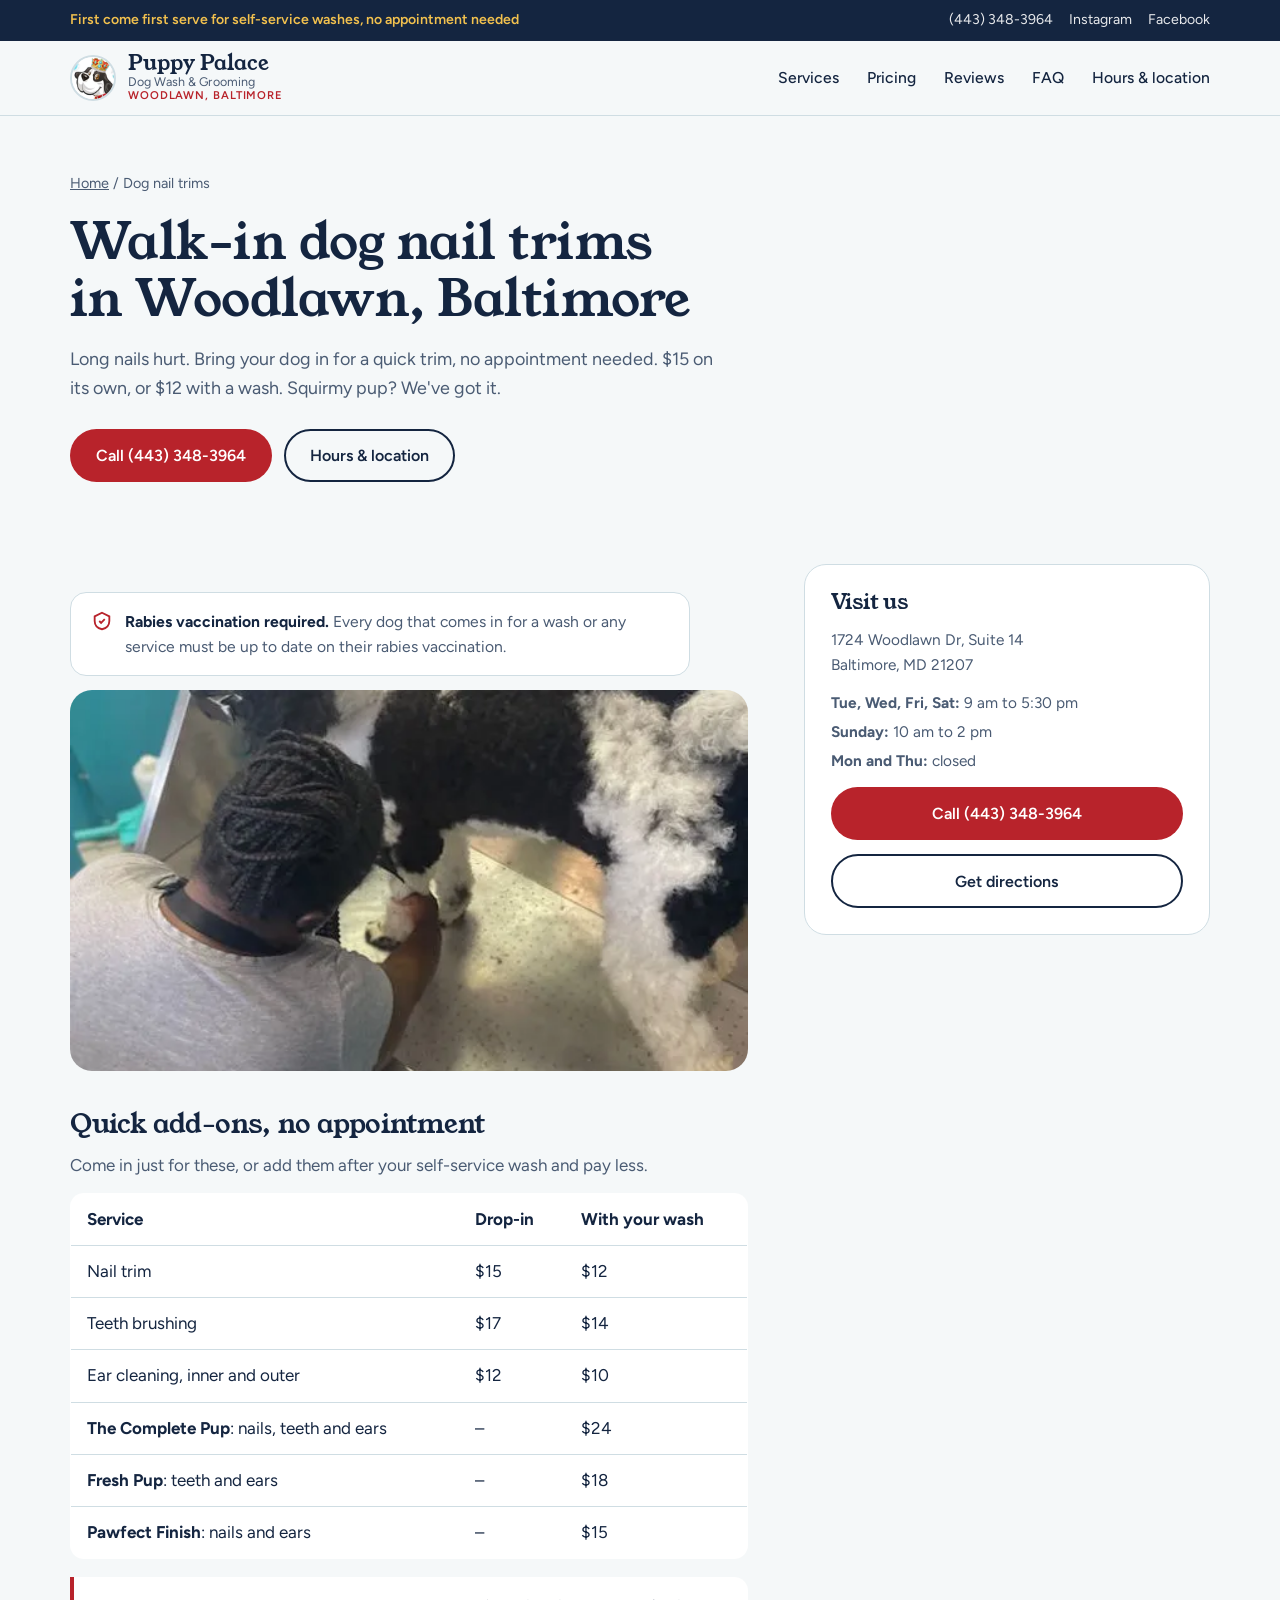
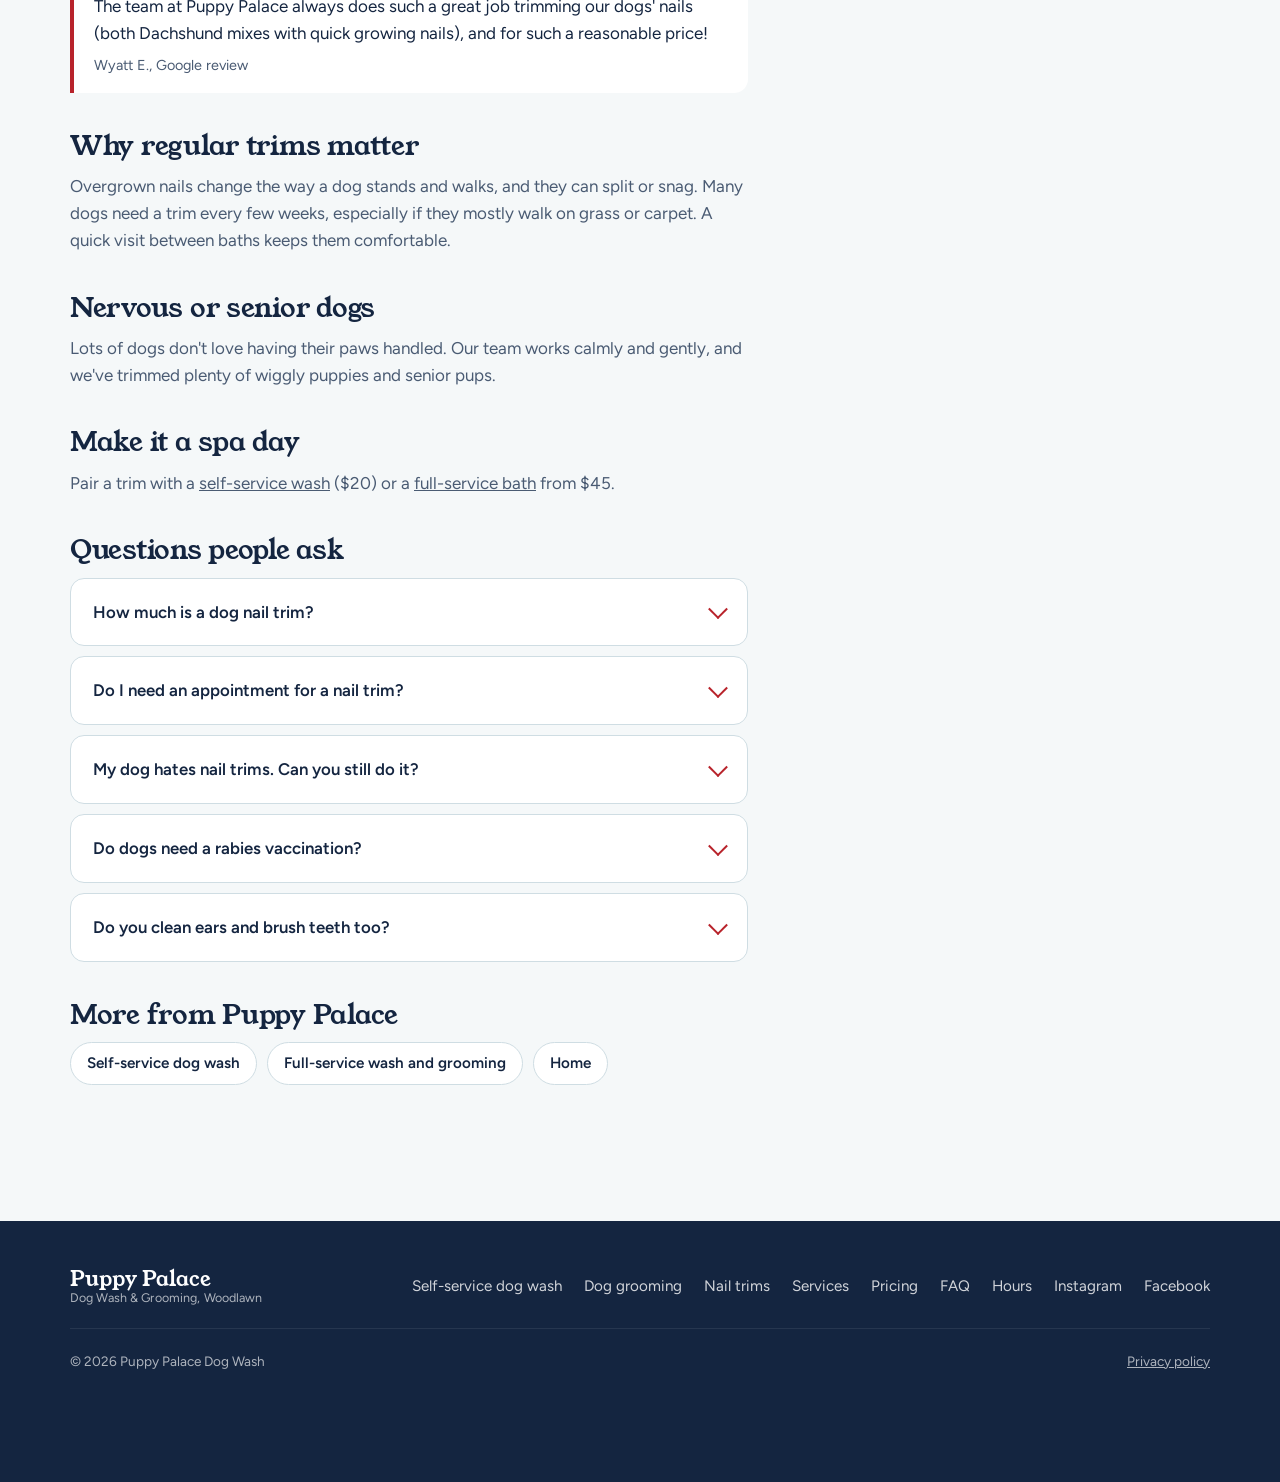
<file: dog-nail-trim/index.html>
<!doctype html>
<html lang="en">
<head>
<meta charset="utf-8">
<script>if(location.protocol==="http:"&&/puppypalacedogwash\.com$/.test(location.hostname))location.replace("https://puppypalacedogwash.com"+location.pathname+location.search+location.hash);</script>
<meta name="viewport" content="width=device-width, initial-scale=1">
<title>Walk-In Dog Nail Trims in Baltimore (Woodlawn) | $15 | Puppy Palace</title>
<meta name="description" content="Walk-in dog nail trims in Woodlawn, Baltimore for $15, or $12 with a wash. Squirmy pups welcome. Ear cleaning and teeth brushing too. No appointment needed.">
<link rel="canonical" href="https://puppypalacedogwash.com/dog-nail-trim/">
<link rel="icon" href="/img/mascot-head.webp">
<meta property="og:title" content="Walk-In Dog Nail Trims in Baltimore (Woodlawn) | $15 | Puppy Palace">
<meta property="og:description" content="Walk-in dog nail trims in Woodlawn, Baltimore for $15, or $12 with a wash. Squirmy pups welcome. Ear cleaning and teeth brushing too. No appointment needed.">
<meta property="og:url" content="https://puppypalacedogwash.com/dog-nail-trim/">
<meta property="og:image" content="https://puppypalacedogwash.com/img/g2.webp">
<link rel="preconnect" href="https://fonts.googleapis.com">
<link rel="preconnect" href="https://fonts.gstatic.com" crossorigin>
<link media="print" onload="this.media='all'" href="https://fonts.googleapis.com/css2?family=Young+Serif&family=Figtree:wght@400;500;600;700&display=swap" rel="stylesheet">
<link rel="stylesheet" href="/css/site.css">
<script type="application/ld+json">
{"@context": "https://schema.org", "@graph": [{"@type": "BreadcrumbList", "itemListElement": [{"@type": "ListItem", "position": 1, "name": "Home", "item": "https://puppypalacedogwash.com/"}, {"@type": "ListItem", "position": 2, "name": "Dog nail trims", "item": "https://puppypalacedogwash.com/dog-nail-trim/"}]}, {"@type": "Service", "name": "Dog nail trimming", "serviceType": "Dog nail trimming", "url": "https://puppypalacedogwash.com/dog-nail-trim/", "areaServed": ["Woodlawn", "Windsor Mill", "Gwynn Oak", "Catonsville", "Randallstown", "Pikesville", "Baltimore"], "provider": {"@type": "PetGrooming", "name": "Puppy Palace Dog Wash", "telephone": "+1-443-348-3964", "url": "https://puppypalacedogwash.com/", "address": {"@type": "PostalAddress", "streetAddress": "1724 Woodlawn Dr, Suite 14", "addressLocality": "Baltimore", "addressRegion": "MD", "postalCode": "21207", "addressCountry": "US"}}}, {"@type": "FAQPage", "mainEntity": [{"@type": "Question", "name": "How much is a dog nail trim?", "acceptedAnswer": {"@type": "Answer", "text": "$15 as a drop-in, or $12 when you add it to a self-service wash."}}, {"@type": "Question", "name": "Do I need an appointment for a nail trim?", "acceptedAnswer": {"@type": "Answer", "text": "No. Walk in during open hours: Tuesday, Wednesday, Friday and Saturday 9 am to 5:30 pm, and Sunday 10 am to 2 pm."}}, {"@type": "Question", "name": "My dog hates nail trims. Can you still do it?", "acceptedAnswer": {"@type": "Answer", "text": "Yes. Squirmy and nervous pups are welcome, and our team works calmly and gently."}}, {"@type": "Question", "name": "Do dogs need a rabies vaccination?", "acceptedAnswer": {"@type": "Answer", "text": "Yes. Every dog that comes in for a nail trim or any service must be up to date on their rabies vaccination."}}, {"@type": "Question", "name": "Do you clean ears and brush teeth too?", "acceptedAnswer": {"@type": "Answer", "text": "Yes. Ear cleaning is $12 ($10 with a wash) and teeth brushing is $17 ($14 with a wash). With a wash, all three together are $24 as The Complete Pup."}}]}]}
</script>
</head>
<body>

<div class="strip">
  <div class="wrap">
    <span class="sunday">First come first serve<span class="hide-sm"> for self-service washes, no appointment needed</span></span>
    <div class="socials">
      <a class="hide-sm" href="tel:+14433483964">(443) 348-3964</a>
      <a href="https://www.instagram.com/puppypalacedogwash/" target="_blank" rel="noopener">Instagram</a>
      <a href="https://www.facebook.com/Puppy-Palace-Dog-Wash-102035642489601/" target="_blank" rel="noopener">Facebook</a>
    </div>
  </div>
</div>

<header class="site">
  <div class="wrap">
    <a class="brand" href="/" aria-label="Puppy Palace Dog Wash home">
      <img src="/img/mascot-head.webp" alt="">
      <span>Puppy Palace<small>Dog Wash &amp; Grooming</small><small class="loc">Woodlawn, Baltimore</small></span>
    </a>
    <button class="menu-toggle" aria-label="Open menu" aria-expanded="false" aria-controls="nav">
      <svg viewBox="0 0 24 24" fill="none" stroke="currentColor" stroke-width="2" stroke-linecap="round"><path d="M4 7h16M4 12h16M4 17h16"/></svg>
    </button>
    <nav class="main" id="nav">
      <a href="/#services">Services</a>
      <a href="/#pricing">Pricing</a>
      <a href="/#reviews">Reviews</a>
      <a href="/#faq">FAQ</a>
      <a href="/#visit">Hours &amp; location</a>
    </nav>
  </div>
</header>

<main id="top">
<section class="page-hero">
  <div class="wrap">
    <p class="crumbs"><a href="/">Home</a> / Dog nail trims</p>
    <h1>Walk-in dog nail trims in Woodlawn, Baltimore</h1>
    <p class="lead">Long nails hurt. Bring your dog in for a quick trim, no appointment needed. $15 on its own, or $12 with a wash. Squirmy pup? We've got it.</p>
    <div class="hero-actions">
      <a class="btn btn-carpet" href="tel:+14433483964">Call (443) 348-3964</a>
      <a class="btn btn-line" href="/#visit">Hours &amp; location</a>
    </div>
  </div>
</section>

<section>
  <div class="wrap page-grid">
    <article class="prose">
      <p class="vax-note"><svg viewBox="0 0 24 24" fill="none" stroke="currentColor" stroke-width="2" aria-hidden="true"><path d="M12 3l8 4v5c0 5-3.5 8-8 9-4.5-1-8-4-8-9V7l8-4z"/><path d="m9 12 2 2 4-4"/></svg><span><strong>Rabies vaccination required.</strong> Every dog that comes in for a wash or any service must be up to date on their rabies vaccination.</span></p>
      <figure class="page-photo"><img src="/img/g2.webp" alt="A Puppy Palace team member working with a black and white dog" width="1200" height="675"></figure>
      <h2>Quick add-ons, no appointment</h2>
      <p>Come in just for these, or add them after your self-service wash and pay less.</p>
      <table>
        <tr><th>Service</th><th>Drop-in</th><th>With your wash</th></tr>
        <tr><td>Nail trim</td><td>$15</td><td>$12</td></tr>
        <tr><td>Teeth brushing</td><td>$17</td><td>$14</td></tr>
        <tr><td>Ear cleaning, inner and outer</td><td>$12</td><td>$10</td></tr>
        <tr><td><strong>The Complete Pup</strong>: nails, teeth and ears</td><td>–</td><td>$24</td></tr>
        <tr><td><strong>Fresh Pup</strong>: teeth and ears</td><td>–</td><td>$18</td></tr>
        <tr><td><strong>Pawfect Finish</strong>: nails and ears</td><td>–</td><td>$15</td></tr>
      </table>
      <blockquote>The team at Puppy Palace always does such a great job trimming our dogs' nails (both Dachshund mixes with quick growing nails), and for such a reasonable price!<cite>Wyatt E., Google review</cite></blockquote>

      <h2>Why regular trims matter</h2>
      <p>Overgrown nails change the way a dog stands and walks, and they can split or snag. Many dogs need a trim every few weeks, especially if they mostly walk on grass or carpet. A quick visit between baths keeps them comfortable.</p>

      <h2>Nervous or senior dogs</h2>
      <p>Lots of dogs don't love having their paws handled. Our team works calmly and gently, and we've trimmed plenty of wiggly puppies and senior pups.</p>

      <h2>Make it a spa day</h2>
      <p>Pair a trim with a <a href="/self-service-dog-wash/">self-service wash</a> ($20) or a <a href="/dog-grooming/">full-service bath</a> from $45.</p>

      <h2>Questions people ask</h2>
      <div class="faq" style="background:none"><div class="faq-list">
<details><summary>How much is a dog nail trim?</summary><p>$15 as a drop-in, or $12 when you add it to a self-service wash.</p></details>
<details><summary>Do I need an appointment for a nail trim?</summary><p>No. Walk in during open hours: Tuesday, Wednesday, Friday and Saturday 9 am to 5:30 pm, and Sunday 10 am to 2 pm.</p></details>
<details><summary>My dog hates nail trims. Can you still do it?</summary><p>Yes. Squirmy and nervous pups are welcome, and our team works calmly and gently.</p></details>
<details><summary>Do dogs need a rabies vaccination?</summary><p>Yes. Every dog that comes in for a nail trim or any service must be up to date on their rabies vaccination.</p></details>
<details><summary>Do you clean ears and brush teeth too?</summary><p>Yes. Ear cleaning is $12 ($10 with a wash) and teeth brushing is $17 ($14 with a wash). With a wash, all three together are $24 as The Complete Pup.</p></details>
      </div></div>
      <h2>More from Puppy Palace</h2>
      <div class="related"><a href="/self-service-dog-wash/">Self-service dog wash</a><a href="/dog-grooming/">Full-service wash and grooming</a><a href="/">Home</a></div>
    </article>
    <aside class="side" aria-label="Visit Puppy Palace">
  <h2>Visit us</h2>
  <p>1724 Woodlawn Dr, Suite 14<br>Baltimore, MD 21207</p>
  <ul>
    <li><strong>Tue, Wed, Fri, Sat:</strong> 9 am to 5:30 pm</li>
    <li><strong>Sunday:</strong> 10 am to 2 pm</li>
    <li><strong>Mon and Thu:</strong> closed</li>
  </ul>
  <a class="btn btn-carpet" href="tel:+14433483964">Call (443) 348-3964</a>
  <a class="btn btn-line js-directions" href="https://www.google.com/maps/dir/?api=1&amp;destination=Puppy+Palace+Self-Service+Dog+Wash+1724+Woodlawn+Dr+Baltimore+MD+21207&amp;destination_place_id=ChIJVa5c_DsZyIkRV1--MZrqBTs" target="_blank" rel="noopener">Get directions</a>
</aside>
  </div>
</section>
</main>

<footer>
  <div class="wrap">
    <a class="brand" href="/#top"><span>Puppy Palace<small>Dog Wash &amp; Grooming, Woodlawn</small></span></a>
    <nav aria-label="Footer">
      <a href="/self-service-dog-wash/">Self-service dog wash</a>
      <a href="/dog-grooming/">Dog grooming</a>
      <a href="/dog-nail-trim/">Nail trims</a>
      <a href="/#services">Services</a>
      <a href="/#pricing">Pricing</a>
      <a href="/#faq">FAQ</a>
      <a href="/#visit">Hours</a>
      <a href="https://www.instagram.com/puppypalacedogwash/" target="_blank" rel="noopener">Instagram</a>
      <a href="https://www.facebook.com/Puppy-Palace-Dog-Wash-102035642489601/" target="_blank" rel="noopener">Facebook</a>
    </nav>
    <div class="fine">
      <span>© <span id="yr">2026</span> Puppy Palace Dog Wash</span>
      <a href="https://www.privacypolicies.com/live/67c50e00-9406-4474-bad3-6140c45a0bdb" target="_blank" rel="noopener">Privacy policy</a>
    </div>
  </div>
</footer>

<div class="actionbar">
  <a class="btn btn-carpet" href="tel:+14433483964">Call (443) 348-3964</a>
</div>

<script>
(function(){var t=document.querySelector('.menu-toggle'),n=document.getElementById('nav');
t.addEventListener('click',function(){var o=n.classList.toggle('open');t.setAttribute('aria-expanded',o)});
var y=document.getElementById('yr');if(y)y.textContent=new Date().getFullYear();
var ios=/iPad|iPhone|iPod/.test(navigator.userAgent)||(navigator.platform==='MacIntel'&&navigator.maxTouchPoints>1);if(ios)document.querySelectorAll('.js-directions').forEach(function(a){a.href='https://maps.apple.com/?daddr=1724+Woodlawn+Dr+Suite+14,+Baltimore,+MD+21207&q=Puppy+Palace+Dog+Wash'});})();
</script>
</body>
</html>
</file>
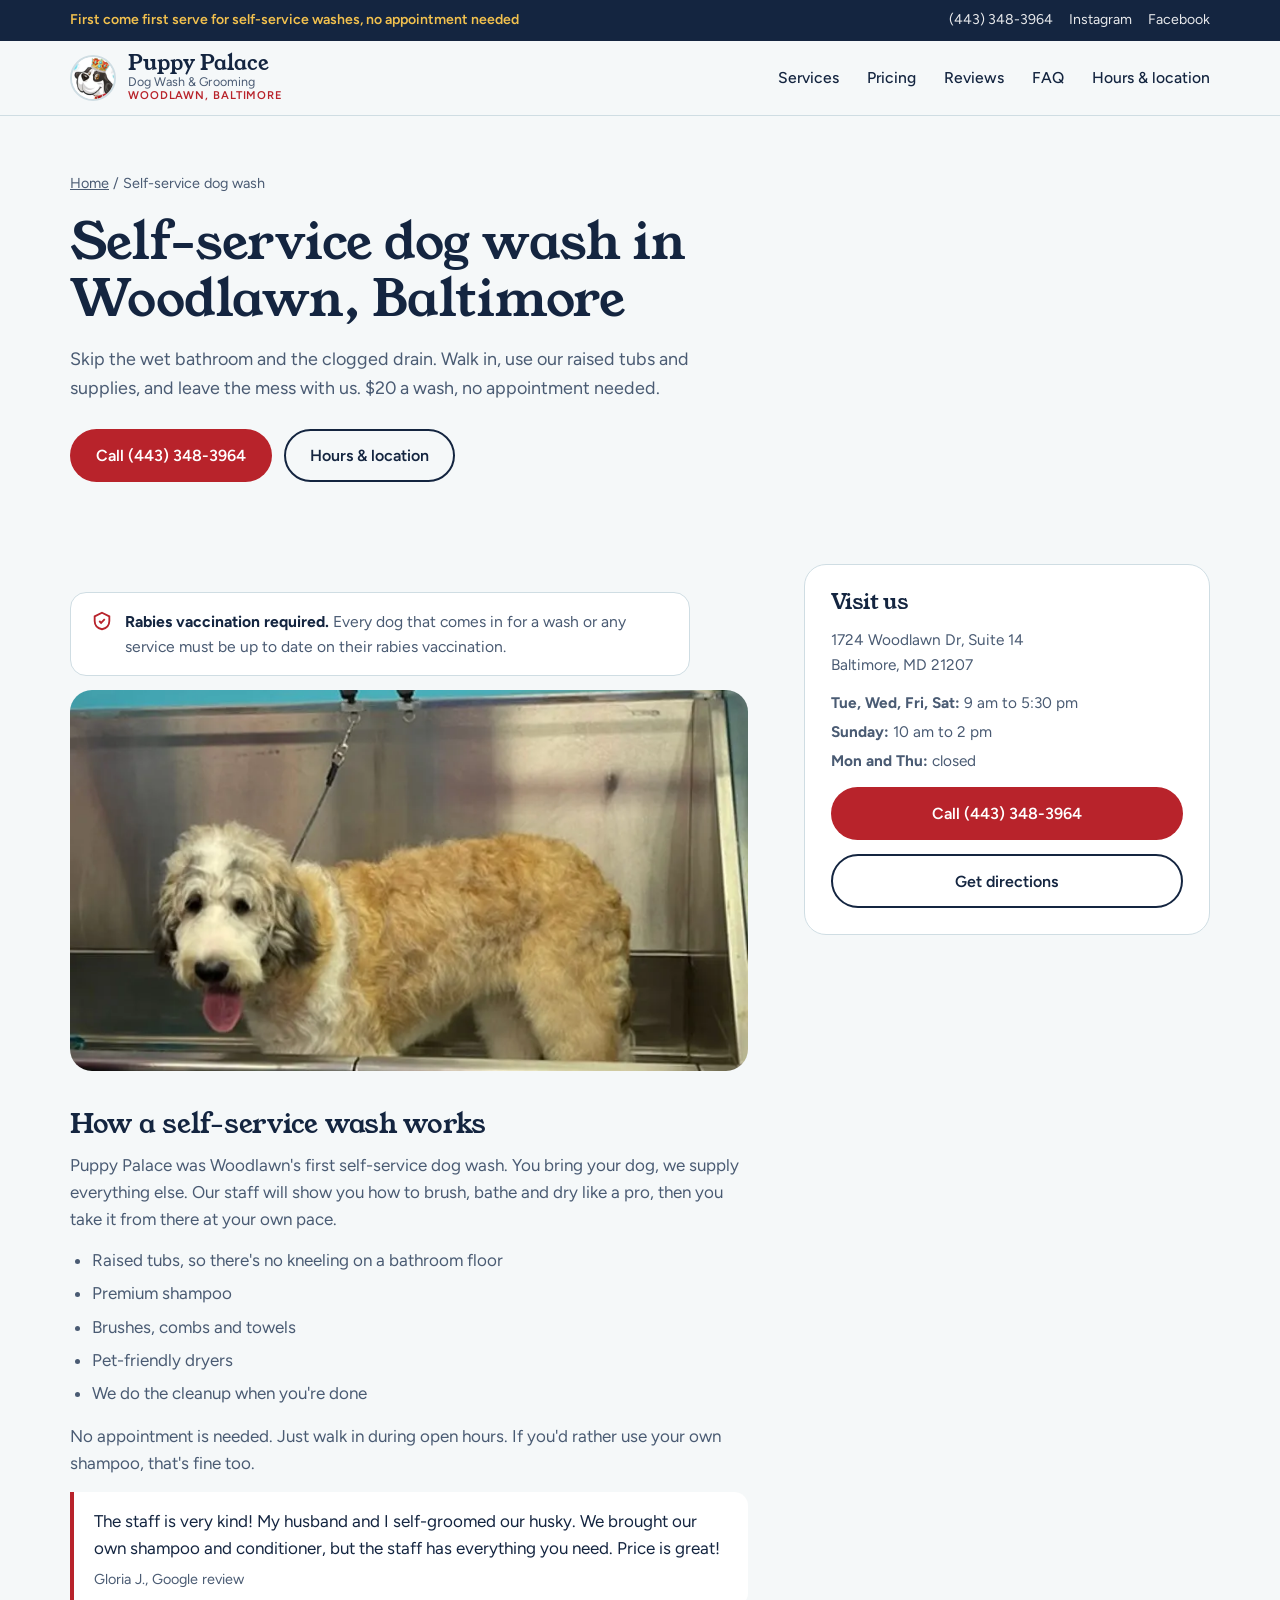
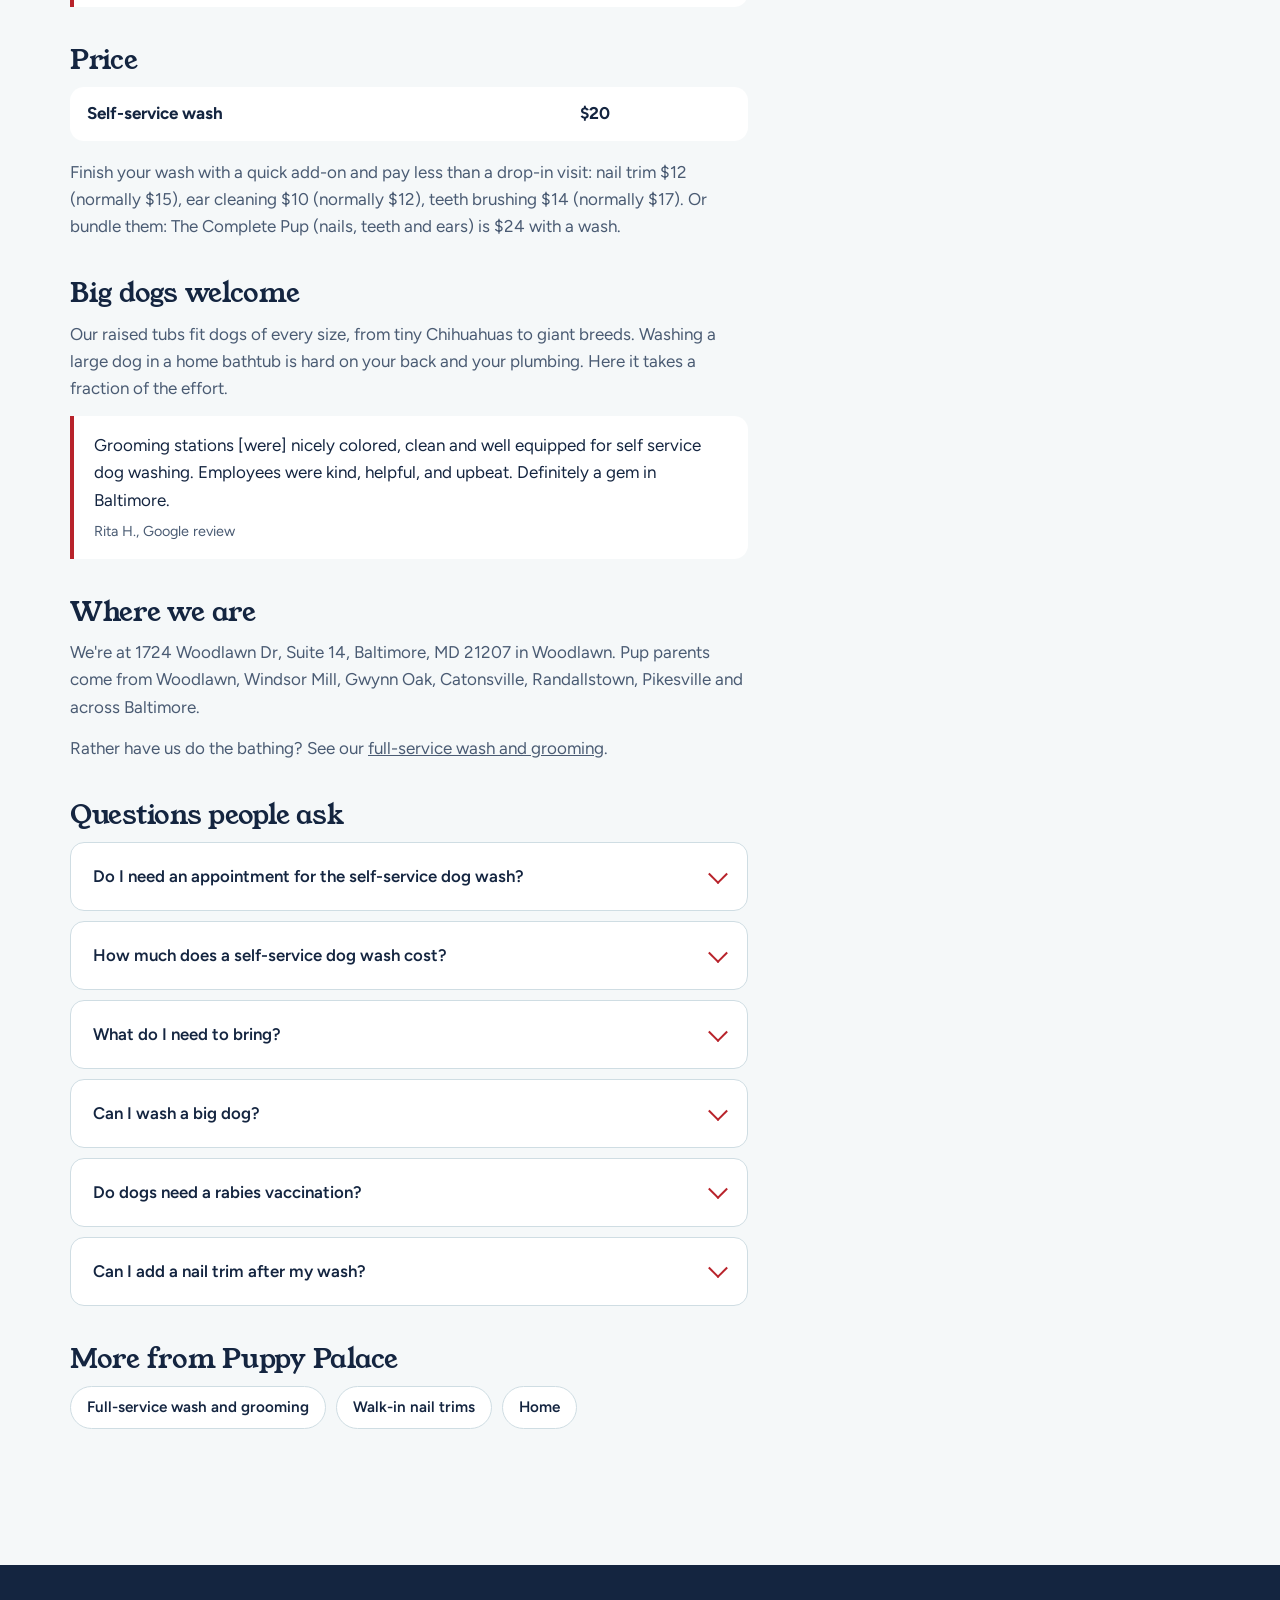
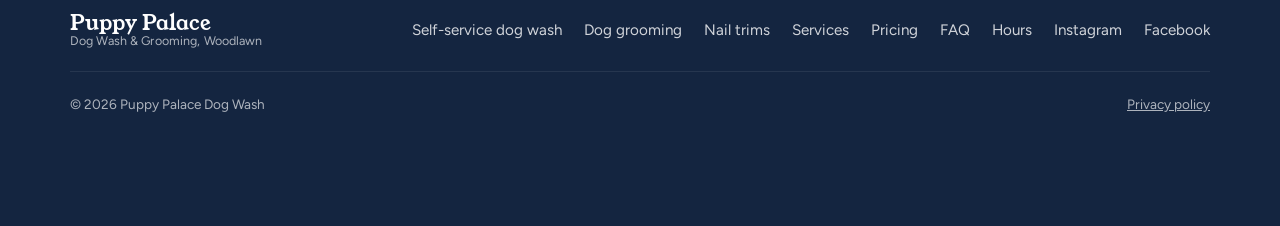
<file: self-service-dog-wash/index.html>
<!doctype html>
<html lang="en">
<head>
<meta charset="utf-8">
<script>if(location.protocol==="http:"&&/puppypalacedogwash\.com$/.test(location.hostname))location.replace("https://puppypalacedogwash.com"+location.pathname+location.search+location.hash);</script>
<meta name="viewport" content="width=device-width, initial-scale=1">
<title>Self-Service Dog Wash in Baltimore (Woodlawn) | $20 Walk-In | Puppy Palace</title>
<meta name="description" content="Wash your dog yourself at Puppy Palace in Woodlawn, Baltimore. Raised tubs, premium shampoo, towels and dryers included. $20 a wash. First come first serve, no appointment.">
<link rel="canonical" href="https://puppypalacedogwash.com/self-service-dog-wash/">
<link rel="icon" href="/img/mascot-head.webp">
<meta property="og:title" content="Self-Service Dog Wash in Baltimore (Woodlawn) | $20 Walk-In | Puppy Palace">
<meta property="og:description" content="Wash your dog yourself at Puppy Palace in Woodlawn, Baltimore. Raised tubs, premium shampoo, towels and dryers included. $20 a wash. First come first serve, no appointment.">
<meta property="og:url" content="https://puppypalacedogwash.com/self-service-dog-wash/">
<meta property="og:image" content="https://puppypalacedogwash.com/img/g1.webp">
<link rel="preconnect" href="https://fonts.googleapis.com">
<link rel="preconnect" href="https://fonts.gstatic.com" crossorigin>
<link media="print" onload="this.media='all'" href="https://fonts.googleapis.com/css2?family=Young+Serif&family=Figtree:wght@400;500;600;700&display=swap" rel="stylesheet">
<link rel="stylesheet" href="/css/site.css">
<script type="application/ld+json">
{"@context": "https://schema.org", "@graph": [{"@type": "BreadcrumbList", "itemListElement": [{"@type": "ListItem", "position": 1, "name": "Home", "item": "https://puppypalacedogwash.com/"}, {"@type": "ListItem", "position": 2, "name": "Self-service dog wash", "item": "https://puppypalacedogwash.com/self-service-dog-wash/"}]}, {"@type": "Service", "name": "Self-service dog wash", "serviceType": "Self-service dog washing", "url": "https://puppypalacedogwash.com/self-service-dog-wash/", "areaServed": ["Woodlawn", "Windsor Mill", "Gwynn Oak", "Catonsville", "Randallstown", "Pikesville", "Baltimore"], "provider": {"@type": "PetGrooming", "name": "Puppy Palace Dog Wash", "telephone": "+1-443-348-3964", "url": "https://puppypalacedogwash.com/", "address": {"@type": "PostalAddress", "streetAddress": "1724 Woodlawn Dr, Suite 14", "addressLocality": "Baltimore", "addressRegion": "MD", "postalCode": "21207", "addressCountry": "US"}}}, {"@type": "FAQPage", "mainEntity": [{"@type": "Question", "name": "Do I need an appointment for the self-service dog wash?", "acceptedAnswer": {"@type": "Answer", "text": "No. Just walk in during open hours: Tuesday, Wednesday, Friday and Saturday 9 am to 5:30 pm, and Sunday 10 am to 2 pm."}}, {"@type": "Question", "name": "How much does a self-service dog wash cost?", "acceptedAnswer": {"@type": "Answer", "text": "$20 per wash. No appointment needed."}}, {"@type": "Question", "name": "What do I need to bring?", "acceptedAnswer": {"@type": "Answer", "text": "Just your dog. Shampoo, brushes, combs, towels and pet-friendly dryers are all here, and our staff will show you how to use everything."}}, {"@type": "Question", "name": "Can I wash a big dog?", "acceptedAnswer": {"@type": "Answer", "text": "Yes. Our raised tubs fit dogs of every size."}}, {"@type": "Question", "name": "Do dogs need a rabies vaccination?", "acceptedAnswer": {"@type": "Answer", "text": "Yes. Every dog that comes in for a wash or any service must be up to date on their rabies vaccination."}}, {"@type": "Question", "name": "Can I add a nail trim after my wash?", "acceptedAnswer": {"@type": "Answer", "text": "Yes. Add-ons cost less with a wash: nail trim $12, ear cleaning $10, teeth brushing $14, or all three as The Complete Pup for $24."}}]}]}
</script>
</head>
<body>

<div class="strip">
  <div class="wrap">
    <span class="sunday">First come first serve<span class="hide-sm"> for self-service washes, no appointment needed</span></span>
    <div class="socials">
      <a class="hide-sm" href="tel:+14433483964">(443) 348-3964</a>
      <a href="https://www.instagram.com/puppypalacedogwash/" target="_blank" rel="noopener">Instagram</a>
      <a href="https://www.facebook.com/Puppy-Palace-Dog-Wash-102035642489601/" target="_blank" rel="noopener">Facebook</a>
    </div>
  </div>
</div>

<header class="site">
  <div class="wrap">
    <a class="brand" href="/" aria-label="Puppy Palace Dog Wash home">
      <img src="/img/mascot-head.webp" alt="">
      <span>Puppy Palace<small>Dog Wash &amp; Grooming</small><small class="loc">Woodlawn, Baltimore</small></span>
    </a>
    <button class="menu-toggle" aria-label="Open menu" aria-expanded="false" aria-controls="nav">
      <svg viewBox="0 0 24 24" fill="none" stroke="currentColor" stroke-width="2" stroke-linecap="round"><path d="M4 7h16M4 12h16M4 17h16"/></svg>
    </button>
    <nav class="main" id="nav">
      <a href="/#services">Services</a>
      <a href="/#pricing">Pricing</a>
      <a href="/#reviews">Reviews</a>
      <a href="/#faq">FAQ</a>
      <a href="/#visit">Hours &amp; location</a>
    </nav>
  </div>
</header>

<main id="top">
<section class="page-hero">
  <div class="wrap">
    <p class="crumbs"><a href="/">Home</a> / Self-service dog wash</p>
    <h1>Self-service dog wash in Woodlawn, Baltimore</h1>
    <p class="lead">Skip the wet bathroom and the clogged drain. Walk in, use our raised tubs and supplies, and leave the mess with us. $20 a wash, no appointment needed.</p>
    <div class="hero-actions">
      <a class="btn btn-carpet" href="tel:+14433483964">Call (443) 348-3964</a>
      <a class="btn btn-line" href="/#visit">Hours &amp; location</a>
    </div>
  </div>
</section>

<section>
  <div class="wrap page-grid">
    <article class="prose">
      <p class="vax-note"><svg viewBox="0 0 24 24" fill="none" stroke="currentColor" stroke-width="2" aria-hidden="true"><path d="M12 3l8 4v5c0 5-3.5 8-8 9-4.5-1-8-4-8-9V7l8-4z"/><path d="m9 12 2 2 4-4"/></svg><span><strong>Rabies vaccination required.</strong> Every dog that comes in for a wash or any service must be up to date on their rabies vaccination.</span></p>
      <figure class="page-photo"><img src="/img/g1.webp" alt="A fluffy doodle sitting in a raised stainless steel wash tub at Puppy Palace" width="1200" height="675"></figure>
      <h2>How a self-service wash works</h2>
      <p>Puppy Palace was Woodlawn's first self-service dog wash. You bring your dog, we supply everything else. Our staff will show you how to brush, bathe and dry like a pro, then you take it from there at your own pace.</p>
      <ul>
        <li>Raised tubs, so there's no kneeling on a bathroom floor</li>
        <li>Premium shampoo</li>
        <li>Brushes, combs and towels</li>
        <li>Pet-friendly dryers</li>
        <li>We do the cleanup when you're done</li>
      </ul>
      <p>No appointment is needed. Just walk in during open hours. If you'd rather use your own shampoo, that's fine too.</p>
      <blockquote>The staff is very kind! My husband and I self-groomed our husky. We brought our own shampoo and conditioner, but the staff has everything you need. Price is great!<cite>Gloria J., Google review</cite></blockquote>

      <h2>Price</h2>
      <table>
        <tr><th>Self-service wash</th><td><strong>$20</strong></td></tr>
      </table>
      <p>Finish your wash with a quick add-on and pay less than a drop-in visit: nail trim $12 (normally $15), ear cleaning $10 (normally $12), teeth brushing $14 (normally $17). Or bundle them: The Complete Pup (nails, teeth and ears) is $24 with a wash.</p>

      <h2>Big dogs welcome</h2>
      <p>Our raised tubs fit dogs of every size, from tiny Chihuahuas to giant breeds. Washing a large dog in a home bathtub is hard on your back and your plumbing. Here it takes a fraction of the effort.</p>
      <blockquote>Grooming stations [were] nicely colored, clean and well equipped for self service dog washing. Employees were kind, helpful, and upbeat. Definitely a gem in Baltimore.<cite>Rita H., Google review</cite></blockquote>

      <h2>Where we are</h2>
      <p>We're at 1724 Woodlawn Dr, Suite 14, Baltimore, MD 21207 in Woodlawn. Pup parents come from Woodlawn, Windsor Mill, Gwynn Oak, Catonsville, Randallstown, Pikesville and across Baltimore.</p>
      <p>Rather have us do the bathing? See our <a href="/dog-grooming/">full-service wash and grooming</a>.</p>

      <h2>Questions people ask</h2>
      <div class="faq" style="background:none"><div class="faq-list">
<details><summary>Do I need an appointment for the self-service dog wash?</summary><p>No. Just walk in during open hours: Tuesday, Wednesday, Friday and Saturday 9 am to 5:30 pm, and Sunday 10 am to 2 pm.</p></details>
<details><summary>How much does a self-service dog wash cost?</summary><p>$20 per wash. No appointment needed.</p></details>
<details><summary>What do I need to bring?</summary><p>Just your dog. Shampoo, brushes, combs, towels and pet-friendly dryers are all here, and our staff will show you how to use everything.</p></details>
<details><summary>Can I wash a big dog?</summary><p>Yes. Our raised tubs fit dogs of every size.</p></details>
<details><summary>Do dogs need a rabies vaccination?</summary><p>Yes. Every dog that comes in for a wash or any service must be up to date on their rabies vaccination.</p></details>
<details><summary>Can I add a nail trim after my wash?</summary><p>Yes. Add-ons cost less with a wash: nail trim $12, ear cleaning $10, teeth brushing $14, or all three as The Complete Pup for $24.</p></details>
      </div></div>
      <h2>More from Puppy Palace</h2>
      <div class="related"><a href="/dog-grooming/">Full-service wash and grooming</a><a href="/dog-nail-trim/">Walk-in nail trims</a><a href="/">Home</a></div>
    </article>
    <aside class="side" aria-label="Visit Puppy Palace">
  <h2>Visit us</h2>
  <p>1724 Woodlawn Dr, Suite 14<br>Baltimore, MD 21207</p>
  <ul>
    <li><strong>Tue, Wed, Fri, Sat:</strong> 9 am to 5:30 pm</li>
    <li><strong>Sunday:</strong> 10 am to 2 pm</li>
    <li><strong>Mon and Thu:</strong> closed</li>
  </ul>
  <a class="btn btn-carpet" href="tel:+14433483964">Call (443) 348-3964</a>
  <a class="btn btn-line js-directions" href="https://www.google.com/maps/dir/?api=1&amp;destination=Puppy+Palace+Self-Service+Dog+Wash+1724+Woodlawn+Dr+Baltimore+MD+21207&amp;destination_place_id=ChIJVa5c_DsZyIkRV1--MZrqBTs" target="_blank" rel="noopener">Get directions</a>
</aside>
  </div>
</section>
</main>

<footer>
  <div class="wrap">
    <a class="brand" href="/#top"><span>Puppy Palace<small>Dog Wash &amp; Grooming, Woodlawn</small></span></a>
    <nav aria-label="Footer">
      <a href="/self-service-dog-wash/">Self-service dog wash</a>
      <a href="/dog-grooming/">Dog grooming</a>
      <a href="/dog-nail-trim/">Nail trims</a>
      <a href="/#services">Services</a>
      <a href="/#pricing">Pricing</a>
      <a href="/#faq">FAQ</a>
      <a href="/#visit">Hours</a>
      <a href="https://www.instagram.com/puppypalacedogwash/" target="_blank" rel="noopener">Instagram</a>
      <a href="https://www.facebook.com/Puppy-Palace-Dog-Wash-102035642489601/" target="_blank" rel="noopener">Facebook</a>
    </nav>
    <div class="fine">
      <span>© <span id="yr">2026</span> Puppy Palace Dog Wash</span>
      <a href="https://www.privacypolicies.com/live/67c50e00-9406-4474-bad3-6140c45a0bdb" target="_blank" rel="noopener">Privacy policy</a>
    </div>
  </div>
</footer>

<div class="actionbar">
  <a class="btn btn-carpet" href="tel:+14433483964">Call (443) 348-3964</a>
</div>

<script>
(function(){var t=document.querySelector('.menu-toggle'),n=document.getElementById('nav');
t.addEventListener('click',function(){var o=n.classList.toggle('open');t.setAttribute('aria-expanded',o)});
var y=document.getElementById('yr');if(y)y.textContent=new Date().getFullYear();
var ios=/iPad|iPhone|iPod/.test(navigator.userAgent)||(navigator.platform==='MacIntel'&&navigator.maxTouchPoints>1);if(ios)document.querySelectorAll('.js-directions').forEach(function(a){a.href='https://maps.apple.com/?daddr=1724+Woodlawn+Dr+Suite+14,+Baltimore,+MD+21207&q=Puppy+Palace+Dog+Wash'});})();
</script>
</body>
</html>
</file>
<file: css/site.css>
:root{
  --paper:#F5F8F9;
  --foam:#E1EEF2;
  --ink:#142540;
  --ink-soft:#4A5B73;
  --carpet:#B8232B;
  --carpet-deep:#8E1820;
  --sun:#F2C14E;
  --line:#CFDDE3;
  --white:#FFFFFF;
  --radius-lg:22px;
  --radius-sm:10px;
  --wrap:1180px;
}
*{box-sizing:border-box;margin:0;padding:0}
html{scroll-behavior:smooth}
@media (prefers-reduced-motion:reduce){html{scroll-behavior:auto}*{animation:none!important;transition:none!important}}
body{background:var(--paper);color:var(--ink);font-family:"Figtree",system-ui,sans-serif;font-size:17px;line-height:1.6;-webkit-font-smoothing:antialiased}
img{display:block;max-width:100%}
a{color:inherit}
:focus-visible{outline:3px solid var(--sun);outline-offset:3px;border-radius:6px}
.wrap{max-width:var(--wrap);margin:0 auto;padding:0 20px}
h1,h2,h3{font-family:"Young Serif",Georgia,serif;font-weight:400;line-height:1.12;letter-spacing:-.01em}
h1{font-size:clamp(2.4rem,5.6vw,4.2rem)}
h2{font-size:clamp(1.9rem,3.6vw,2.7rem)}
h3{font-size:1.45rem}
p{max-width:62ch}

/* buttons */
.btn{display:inline-flex;align-items:center;justify-content:center;gap:.5em;font:600 1rem "Figtree",sans-serif;text-decoration:none;padding:.95em 1.5em;border-radius:999px;border:2px solid transparent;cursor:pointer;transition:background .2s,color .2s,border-color .2s}
.btn-carpet{background:var(--carpet);color:#fff}
.btn-carpet:hover{background:var(--carpet-deep)}
.btn-line{border-color:var(--ink);color:var(--ink)}
.btn-line:hover{background:var(--ink);color:#fff}
.btn svg{width:18px;height:18px}

/* top strip */
.strip{background:var(--ink);color:#fff;font-size:.88rem}
.strip .wrap{display:flex;justify-content:space-between;align-items:center;gap:16px;padding-top:9px;padding-bottom:9px}
.strip a{text-decoration:none;opacity:.9}
.strip a:hover{opacity:1;text-decoration:underline}
.strip .socials{display:flex;gap:16px}
.strip .sunday{color:var(--sun);font-weight:600}

/* header */
header.site{position:sticky;top:0;z-index:40;background:rgba(245,248,249,.92);backdrop-filter:blur(10px);-webkit-backdrop-filter:blur(10px);border-bottom:1px solid var(--line)}
header.site .wrap{display:flex;align-items:center;justify-content:space-between;height:74px;gap:20px}
.brand{display:flex;align-items:center;gap:12px;text-decoration:none}
.brand img{width:46px;height:46px;object-fit:cover;border-radius:50%;background:#fff;border:2px solid var(--line)}
.brand span{font-family:"Young Serif",serif;font-size:1.3rem;line-height:1.05}
.brand small{display:block;font-family:"Figtree",sans-serif;font-size:.78rem;color:var(--ink-soft);letter-spacing:.01em}
nav.main{display:flex;align-items:center;gap:28px}
nav.main a{text-decoration:none;font-weight:500;font-size:.98rem}
nav.main a:not(.btn):hover{color:var(--carpet)}
nav.main .btn{padding:.7em 1.25em}
.menu-toggle{display:none;background:none;border:0;width:44px;height:44px;cursor:pointer;color:var(--ink)}
.menu-toggle svg{width:26px;height:26px}

/* hero */
.hero{position:relative;overflow:hidden;padding:64px 0 0}
.hero .wrap{display:grid;grid-template-columns:1.1fr .9fr;gap:56px;align-items:end}
.hero-copy{padding-bottom:72px}
.hero-copy .where{display:inline-flex;align-items:center;gap:8px;font-weight:600;color:var(--carpet);margin-bottom:22px}
.hero-copy .where svg{width:18px;height:18px}
.hero-copy h1{margin-bottom:22px}
.hero-copy p.lead{font-size:1.15rem;color:var(--ink-soft);margin-bottom:32px}
.hero-actions{display:flex;flex-wrap:wrap;gap:12px;margin-bottom:34px}
.status{display:inline-flex;align-items:center;gap:10px;background:var(--white);border:1px solid var(--line);border-radius:999px;padding:9px 16px 9px 12px;font-size:.95rem}
.dot{width:10px;height:10px;border-radius:50%;background:#9AA8B5;flex:none}
.dot.open{background:#2E9E5B;box-shadow:0 0 0 4px rgba(46,158,91,.18)}
.dot.closed{background:var(--carpet)}

/* the red carpet: the one bold move */
.runner{position:relative;align-self:stretch;display:flex;justify-content:center}
.runner::before{content:"";position:absolute;top:-64px;bottom:0;left:50%;transform:translateX(-50%);width:72%;
  background:
    repeating-linear-gradient(90deg,rgba(0,0,0,.05) 0 2px,transparent 2px 6px),
    linear-gradient(180deg,var(--carpet-deep),var(--carpet) 35%,var(--carpet));
  border-left:6px double var(--sun);border-right:6px double var(--sun)}
.runner figure{position:relative;margin-top:8px;width:100%;max-width:420px;aspect-ratio:3/4;border-radius:200px 200px var(--radius-lg) var(--radius-lg);overflow:hidden;background:var(--foam);border:8px solid var(--paper);box-shadow:0 30px 60px -30px rgba(20,37,64,.55)}
.runner figure img{width:100%;height:100%;object-fit:cover}
.runner figure.mascot{background:#fff;aspect-ratio:5/7;display:flex;flex-direction:column;align-items:center;padding:58px 20px 14px;gap:2px}
.runner figure.mascot img{height:auto;object-fit:contain}
.runner figure.mascot .tag{width:86%;flex:none}
.runner figure.mascot .dog{width:100%;flex:1;min-height:0;height:100%}
@media (prefers-reduced-motion:no-preference){.runner figure.mascot .tag{animation:rise .7s .9s cubic-bezier(.2,.7,.2,1) both}}
.sun-tag{position:absolute;right:-6px;bottom:56px;background:var(--sun);color:var(--ink);border-radius:50%;width:132px;height:132px;display:flex;flex-direction:column;align-items:center;justify-content:center;text-align:center;transform:rotate(-8deg);box-shadow:0 14px 30px -14px rgba(20,37,64,.5)}
.sun-tag b{font-family:"Young Serif",serif;font-size:2.3rem;font-weight:400;line-height:1}
.sun-tag span{font-size:.82rem;font-weight:600;line-height:1.2;margin-top:4px}

/* sections */
section{padding:96px 0}
.section-head{display:flex;justify-content:space-between;align-items:end;gap:32px;margin-bottom:48px;flex-wrap:wrap}
.section-head p{color:var(--ink-soft)}

/* services */
.services{background:var(--white);border-top:1px solid var(--line);border-bottom:1px solid var(--line)}
.svc-grid{display:grid;grid-template-columns:repeat(3,1fr);gap:40px}
.svc figure{aspect-ratio:4/5;border-radius:var(--radius-lg);overflow:hidden;background:var(--foam);margin-bottom:22px}
.svc figure img{width:100%;height:100%;object-fit:cover}
.svc .price{display:flex;align-items:baseline;justify-content:space-between;gap:12px;border-bottom:1px solid var(--line);padding-bottom:12px;margin-bottom:14px}
.svc .price strong{font-family:"Young Serif",serif;font-weight:400;font-size:1.5rem;color:var(--carpet)}
.svc .price small{font-size:.92rem;color:var(--ink-soft)}
.svc p{color:var(--ink-soft);margin-bottom:14px}
.svc ul{list-style:none;display:grid;gap:6px;margin-bottom:18px;font-size:.96rem}
.svc li{padding-left:24px;position:relative}
.svc li::before{content:"";position:absolute;left:2px;top:.55em;width:10px;height:10px;border-radius:50%;border:2px solid var(--carpet)}
.svc a.more{font-weight:600;color:var(--carpet);text-decoration:none;border-bottom:2px solid currentColor;padding-bottom:2px}
.svc a.more:hover{color:var(--carpet-deep)}
.pill{display:inline-block;font-size:.85rem;font-weight:600;padding:4px 12px;border-radius:999px;background:var(--foam);margin-bottom:12px}

/* full service sizer */
.sizer{display:grid;grid-template-columns:1fr 1fr;gap:56px;align-items:center}
.sizes{display:grid;grid-template-columns:repeat(5,1fr);gap:8px;margin:28px 0 22px}
.sizes button{font:600 .95rem "Figtree",sans-serif;background:var(--white);color:var(--ink);border:1.5px solid var(--line);border-radius:var(--radius-sm);padding:14px 4px 12px;cursor:pointer;display:flex;flex-direction:column;align-items:center;gap:6px;transition:border-color .15s,background .15s}
.sizes button:hover{border-color:var(--ink)}
.sizes button[aria-pressed="true"]{background:var(--ink);color:#fff;border-color:var(--ink)}
.sizes svg{height:28px;width:auto;fill:currentColor}
.sizes small{font-weight:500;font-size:.75rem;opacity:.75}
.quote{background:var(--ink);color:#fff;border-radius:var(--radius-lg);padding:40px;position:relative;overflow:hidden}
.quote .label{opacity:.75;font-size:.95rem}
.quote .range{font-family:"Young Serif",serif;font-size:clamp(2.6rem,6vw,4rem);line-height:1.05;margin:8px 0 6px}
.quote .weight{opacity:.8;margin-bottom:26px}
.quote p.note{opacity:.75;font-size:.95rem;margin-bottom:24px}
.quote .btn-carpet{border-color:transparent}
.quote::after{content:"";position:absolute;right:-60px;top:-60px;width:200px;height:200px;border-radius:50%;border:24px solid rgba(255,255,255,.05)}

/* extras */
.extras{background:var(--foam)}
.extras table{width:100%;border-collapse:collapse;background:var(--white);border-radius:var(--radius-lg);overflow:hidden}
.extras th,.extras td{padding:22px 26px;text-align:left;border-bottom:1px solid var(--line)}
.extras tr:last-child td{border-bottom:0}
.extras thead th{font-size:.92rem;font-weight:600;color:var(--ink-soft);background:var(--paper)}
.extras td:first-child{font-family:"Young Serif",serif;font-size:1.2rem}
.extras td span{display:block;font-family:"Figtree",sans-serif;font-size:.92rem;color:var(--ink-soft);margin-top:2px}
.extras td.num{font-weight:700;font-size:1.15rem;white-space:nowrap}
.extras td.num.save{color:var(--carpet)}

/* gallery */
.gallery{display:grid;grid-template-columns:1.35fr 1fr;grid-template-rows:auto auto;gap:16px}
.gallery figure{border-radius:var(--radius-lg);overflow:hidden;background:var(--foam);aspect-ratio:3/4}
.gallery .g-big{grid-row:1/3;aspect-ratio:auto;min-height:520px}
.gallery img{width:100%;height:100%;object-fit:cover}
.gallery .note{background:var(--white);border:1px solid var(--line);border-radius:var(--radius-lg);padding:28px;display:flex;align-items:center;justify-content:space-between;gap:20px;flex-wrap:wrap}
.gallery .note p{font-family:"Young Serif",serif;font-size:1.35rem;line-height:1.3}


/* reviews */
.reviews{padding-top:24px}
.rev-grid{display:grid;grid-template-columns:repeat(3,1fr);gap:20px}
.rev{background:var(--white);border:1px solid var(--line);border-radius:var(--radius-lg);padding:28px;display:flex;flex-direction:column;gap:16px}
.rev:nth-child(2){background:var(--ink);color:#fff;border-color:var(--ink)}
.rev:nth-child(2) small{color:rgba(255,255,255,.7)}
.stars{color:var(--sun);letter-spacing:3px;font-size:1.1rem}
.rev blockquote{font-family:"Young Serif",serif;font-size:1.18rem;line-height:1.45;flex:1}
.rev figcaption{display:flex;align-items:center;gap:12px}
.rev figcaption small{display:block;color:var(--ink-soft);font-size:.88rem}
.avatar{width:42px;height:42px;border-radius:50%;background:var(--carpet);color:#fff;display:grid;place-items:center;font-weight:700}

/* faq */
.faq{background:var(--foam)}
.faq-grid{display:grid;grid-template-columns:.8fr 1.2fr;gap:56px;align-items:start}
.faq-intro{position:sticky;top:110px}
.faq-intro p{color:var(--ink-soft);margin-top:14px}
.faq-intro a{color:var(--carpet);font-weight:600}
.faq-list{display:grid;gap:10px}
.faq details{background:var(--white);border:1px solid var(--line);border-radius:14px;overflow:hidden}
.faq summary{list-style:none;cursor:pointer;padding:20px 56px 20px 22px;font-weight:600;font-size:1.05rem;position:relative}
.faq summary::-webkit-details-marker{display:none}
.faq summary::after{content:"";position:absolute;right:22px;top:50%;width:12px;height:12px;border-right:2px solid var(--carpet);border-bottom:2px solid var(--carpet);transform:translateY(-70%) rotate(45deg);transition:transform .2s}
.faq details[open] summary::after{transform:translateY(-30%) rotate(-135deg)}
.faq details p{padding:0 22px 22px;color:var(--ink-soft)}
.faq details p a{color:var(--carpet);font-weight:600}

/* visit */
.visit{background:var(--white);border-top:1px solid var(--line)}
.visit-grid{display:grid;grid-template-columns:1fr 1fr;gap:56px}
.hours{list-style:none;margin:26px 0 30px;border-top:1px solid var(--line)}
.hours li{display:flex;justify-content:space-between;padding:13px 4px;border-bottom:1px solid var(--line)}
.hours li.closed span:last-child{color:var(--ink-soft)}
.hours li.today{background:var(--foam);border-radius:var(--radius-sm);font-weight:700;padding-left:14px;padding-right:14px}
.contact-list{display:grid;gap:16px;margin-bottom:28px}
.contact-list a,.contact-list div{display:flex;gap:14px;align-items:flex-start;text-decoration:none}
.contact-list svg{width:22px;height:22px;flex:none;color:var(--carpet);margin-top:3px}
.contact-list a:hover strong{color:var(--carpet)}
.contact-list strong{display:block;font-weight:600}
.contact-list small{color:var(--ink-soft);font-size:.92rem}
.map{border-radius:var(--radius-lg);overflow:hidden;border:1px solid var(--line);min-height:420px;height:100%;background:var(--foam)}
.map iframe{width:100%;height:100%;min-height:420px;border:0;display:block}
.partner{margin-top:28px;padding:22px 24px;border-radius:var(--radius-lg);background:var(--paper);border:1px dashed var(--line);font-size:.98rem}
.partner a{font-weight:600;color:var(--carpet)}
.partner img{display:block;height:34px;width:auto;margin-bottom:10px;border-radius:4px}

/* footer */
footer{background:var(--ink);color:#fff;padding:48px 0 110px}
footer .wrap{display:flex;justify-content:space-between;gap:24px;flex-wrap:wrap;align-items:center}
footer .brand span{color:#fff}
footer .brand small{color:rgba(255,255,255,.65)}
footer nav{display:flex;gap:22px;flex-wrap:wrap;font-size:.95rem}
footer nav a{text-decoration:none;opacity:.8}
footer nav a:hover{opacity:1;text-decoration:underline}
footer .fine{width:100%;border-top:1px solid rgba(255,255,255,.12);padding-top:22px;font-size:.85rem;opacity:.65;display:flex;justify-content:space-between;gap:12px;flex-wrap:wrap}

/* mobile action bar */
.actionbar{display:none}

/* page-load moment: the carpet rolls out */
@keyframes roll{from{clip-path:inset(0 0 100% 0)}to{clip-path:inset(0 0 0 0)}}
.runner::before{animation:roll 1.1s cubic-bezier(.65,0,.35,1) both}
@keyframes rise{from{opacity:0;transform:translateY(24px)}to{opacity:1;transform:none}}
.runner figure{animation:rise .8s .55s cubic-bezier(.2,.7,.2,1) both}
.sun-tag{animation:rise .6s 1s both}

/* responsive */
@media (max-width:980px){
  .hero .wrap,.sizer,.visit-grid{grid-template-columns:1fr}
  .hero-copy{padding-bottom:20px}
  .runner{min-height:520px}
  .svc-grid{grid-template-columns:1fr;gap:56px}
  .svc{display:grid;grid-template-columns:1fr 1.2fr;gap:28px;align-items:start}
  .svc figure{margin-bottom:0}
  .gallery{grid-template-columns:1fr 1fr}
  .gallery .g-big{grid-row:auto;min-height:0;aspect-ratio:3/4}
  .gallery .note{grid-column:1/3}
  .rev-grid{grid-template-columns:1fr}
  .faq-grid{grid-template-columns:1fr;gap:28px}
  .faq-intro{position:static}
}
@media (max-width:760px){
  body{font-size:16px}
  .strip .hide-sm{display:none}
  nav.main{position:fixed;inset:74px 0 auto 0;background:var(--paper);flex-direction:column;align-items:stretch;gap:0;padding:8px 20px 22px;border-bottom:1px solid var(--line);transform:translateY(-8px);opacity:0;pointer-events:none;transition:opacity .2s,transform .2s}
  nav.main.open{opacity:1;transform:none;pointer-events:auto}
  nav.main a:not(.btn){padding:14px 0;border-bottom:1px solid var(--line);font-size:1.05rem}
  nav.main .btn{margin-top:16px}
  .menu-toggle{display:inline-flex;align-items:center;justify-content:center}
  .hero{padding-top:40px}
  section{padding:72px 0}
  .runner{min-height:440px}
  .runner figure{max-width:320px}
  .sun-tag{width:108px;height:108px;right:4px;bottom:30px}
  .sun-tag b{font-size:1.9rem}
  .svc{grid-template-columns:1fr}
  .sizes{grid-template-columns:repeat(5,1fr);gap:6px}
  .sizes button{padding:12px 2px 10px;font-size:.85rem}
  .sizes svg{height:22px}
  .quote{padding:30px 24px}
  .extras th,.extras td{padding:16px 14px}
  .extras td:first-child{font-size:1.05rem}
  .map,.map iframe{min-height:320px}
  .actionbar{display:grid;grid-template-columns:1fr;gap:10px;position:fixed;left:0;right:0;bottom:0;z-index:50;padding:12px 16px calc(12px + env(safe-area-inset-bottom));background:rgba(245,248,249,.96);backdrop-filter:blur(10px);-webkit-backdrop-filter:blur(10px);border-top:1px solid var(--line)}
  .actionbar .btn{padding:.85em 1em}
}

/* inner pages */
.page-hero{padding:56px 0 40px}
.crumbs{font-size:.9rem;color:var(--ink-soft);margin-bottom:18px}
.crumbs a{color:var(--ink-soft)}
.page-hero h1{font-family:"Young Serif",serif;font-weight:400;font-size:clamp(2rem,4.4vw,3.2rem);line-height:1.12;max-width:20ch}
.page-hero .lead{max-width:60ch;margin:18px 0 26px;color:var(--ink-soft);font-size:1.12rem}
.page-hero .hero-actions{display:flex;gap:12px;flex-wrap:wrap}
.page-grid{display:grid;grid-template-columns:1.25fr .75fr;gap:56px;align-items:start;padding-bottom:72px}
.prose h2{font-family:"Young Serif",serif;font-weight:400;font-size:1.7rem;margin:38px 0 12px}
.prose h2:first-child{margin-top:0}
.prose p{margin-bottom:14px;color:var(--ink-soft)}
.prose ul{margin:0 0 16px 22px;color:var(--ink-soft)}
.prose li{margin-bottom:6px}
.prose table{width:100%;border-collapse:collapse;background:var(--white);border:1px solid var(--line);border-radius:14px;overflow:hidden;margin:6px 0 18px}
.prose th,.prose td{padding:12px 16px;text-align:left;border-bottom:1px solid var(--line)}
.prose tr:last-child td{border-bottom:0}
.prose blockquote{background:var(--white);border-left:4px solid var(--carpet);padding:16px 20px;border-radius:0 14px 14px 0;margin:10px 0 18px;color:var(--ink)}
.prose blockquote cite{display:block;margin-top:6px;font-style:normal;font-size:.9rem;color:var(--ink-soft)}
.side{position:sticky;top:110px;background:var(--white);border:1px solid var(--line);border-radius:var(--radius-lg);padding:26px;display:grid;gap:14px}
.side h2{font-family:"Young Serif",serif;font-weight:400;font-size:1.3rem}
.side p,.side li{color:var(--ink-soft);font-size:.96rem}
.side ul{list-style:none;display:grid;gap:4px}
.side .btn{width:100%}
.page-photo{border-radius:var(--radius-lg);overflow:hidden;margin-bottom:28px;aspect-ratio:16/9;background:var(--foam)}
.page-photo img{width:100%;height:100%;object-fit:cover}
.related{display:flex;gap:10px;flex-wrap:wrap;margin-top:8px}
.related a{background:var(--white);border:1px solid var(--line);border-radius:999px;padding:8px 16px;color:var(--ink);text-decoration:none;font-weight:600;font-size:.95rem}
.related a:hover{border-color:var(--carpet);color:var(--carpet)}
@media (max-width:860px){.page-grid{grid-template-columns:1fr;gap:32px}.side{position:static}.page-hero{padding:36px 0 24px}}
.page-hero + section{padding-top:8px}

/* unified hero (v2) */
.hero{padding:40px 0 72px;overflow:visible}
.hero .wrap{display:block}
.hero-card{display:grid;grid-template-columns:minmax(0,.85fr) minmax(0,1.15fr);align-items:center;gap:56px;background:var(--white);border:1px solid var(--line);border-radius:32px;overflow:hidden;box-shadow:0 30px 60px -40px rgba(20,37,64,.35)}
.hero-card .runner{align-self:stretch;min-height:560px;display:flex;justify-content:center;align-items:flex-end;padding-top:40px}
.hero-card .runner::before{top:0;width:62%}
.hero-card .runner figure{margin:0;max-width:380px;border-color:var(--white);border-bottom:0;border-radius:200px 200px 0 0;box-shadow:none}
.hero-card .hero-copy{padding:56px 56px 56px 0}
.hero-card h1{font-size:clamp(2.1rem,3.6vw,3.1rem);margin-bottom:18px}
.hero-card .lead{max-width:48ch}
@media (max-width:860px){
  .hero{padding:20px 0 48px}
  .hero-card{grid-template-columns:1fr;gap:0;border-radius:26px;text-align:center}
  .hero-card .runner{min-height:0;padding-top:28px}
  .hero-card .runner figure{max-width:270px}
  .hero-card .hero-copy{padding:28px 22px 30px}
  .hero-card .where{justify-content:center}
  .hero-card .lead{margin-left:auto;margin-right:auto}
  .hero-card .hero-actions{justify-content:center}
}
/* equal-height cards */
.svc{display:flex;flex-direction:column}
.svc>div{display:flex;flex-direction:column;flex:1}
.svc .price{flex-direction:column;align-items:flex-start;justify-content:flex-start;gap:2px}
.svc .price strong{white-space:nowrap}
.svc a.more{margin-top:auto;align-self:flex-start}
.rev{height:100%}
.rev figcaption{margin-top:auto}
@media (max-width:860px){
  .hero-card h1{font-size:2.05rem}
  .hero-card .where{font-size:.92rem;margin-bottom:14px}
  .hero-card .runner figure.mascot{aspect-ratio:auto;padding:44px 16px 0}
  .hero-card .runner figure.mascot .dog{height:auto;max-height:230px}
}
.svc .pill{align-self:flex-start}
@media (max-width:860px){.hero-card .status{font-size:.88rem}}
.vax-note{display:flex;gap:12px;align-items:flex-start;margin-top:28px;padding:16px 20px;border-radius:16px;background:var(--white);border:1px solid var(--line);color:var(--ink-soft);font-size:.98rem}
.vax-note svg{width:22px;height:22px;flex:none;color:var(--carpet);margin-top:1px}
.vax-note strong{color:var(--ink)}
.page-hero .vax-note{margin-top:0;margin-bottom:8px}
.rotator{position:relative}
.rotator img.rot{position:absolute;inset:0;width:100%;height:100%;object-fit:cover;opacity:0;transition:opacity 1.4s ease}
.rotator img.rot.on{opacity:1}
.services .vax-note{grid-column:1/-1;width:100%;max-width:none}
/* add-on packages (v2) */
.extras-grid{display:grid;grid-template-columns:minmax(0,.8fr) minmax(0,1.2fr);gap:40px;align-items:stretch}
.extras-photo{margin:0;border-radius:28px;overflow:hidden;min-height:100%;background:var(--white)}
.extras-photo img{width:100%;height:100%;object-fit:cover;display:block}
.extras-card{background:var(--white);border-radius:28px;padding:40px 40px 32px;box-shadow:0 30px 60px -45px rgba(20,37,64,.45);display:flex;flex-direction:column;gap:18px;min-width:0}
.extras-eyebrow{display:flex;align-items:center;gap:14px;justify-content:center;font-size:.8rem;font-weight:700;letter-spacing:.22em;text-transform:uppercase;color:var(--ink)}
.extras-eyebrow::before,.extras-eyebrow::after{content:"";height:2px;width:44px;background:var(--carpet);border-radius:2px}
.extras-card h2{font-family:"Young Serif",serif;font-weight:400;font-size:clamp(1.9rem,3.4vw,2.8rem);line-height:1.1;text-align:center;text-wrap:balance}
.pkgs{list-style:none;display:grid;gap:12px;margin:6px 0 0;padding:0}
.pkg{display:grid;grid-template-columns:auto 1fr auto;align-items:center;gap:18px;border:1px solid var(--line);border-radius:18px;padding:14px 16px 14px 20px;background:var(--paper)}
.pkg-ico{width:44px;height:44px;display:grid;place-items:center;color:var(--ink);padding-right:16px;border-right:2px solid var(--line);box-sizing:content-box}
.pkg-ico svg{width:34px;height:34px}
.pkg-name strong{display:block;font-family:"Young Serif",serif;font-weight:400;font-size:1.4rem;line-height:1.15}
.pkg-name small{font-size:.98rem;color:var(--ink-soft)}
.pkg-name em{font-style:normal;font-weight:700;color:var(--carpet);margin-left:6px}
.pkg-price{background:var(--foam);border-radius:999px;padding:8px 20px;text-align:center;line-height:1.05;min-width:118px}
.pkg-price b{display:block;font-family:"Young Serif",serif;font-weight:400;font-size:1.7rem}
.pkg-price small{font-size:.8rem;color:var(--ink-soft)}
.pkg-hero{background:var(--ink);border-color:var(--ink);color:#fff;padding-block:18px}
.pkg-hero .pkg-ico{color:var(--sun);border-color:rgba(255,255,255,.35)}
.pkg-hero .pkg-name strong{font-family:"Figtree",sans-serif;font-weight:800;letter-spacing:.06em;text-transform:uppercase;font-size:1.35rem;color:#fff}
.pkg-hero .pkg-name small{color:rgba(255,255,255,.85)}
.pkg-hero .pkg-name em{color:var(--sun)}
.pkg-hero .pkg-price{background:var(--white);color:var(--ink)}
.pkg-hero .pkg-price b{font-size:2rem}
.extras-sub{display:flex;align-items:center;gap:14px;margin-top:8px;font-family:"Young Serif",serif;font-style:italic;font-size:1.15rem;color:var(--ink)}
.extras-sub::before,.extras-sub::after{content:"";flex:1;height:1px;background:var(--line)}
.extras .extras-table{background:transparent;border-radius:0}
.extras .extras-table th,.extras .extras-table td{padding:10px 8px;font-size:1rem}
.extras .extras-table thead th{background:transparent;font-size:.88rem}
.extras .extras-table td:first-child{font-size:1.05rem}
.extras .extras-table th:not(:first-child),.extras .extras-table td.num{text-align:center}
.extras-note{display:flex;align-items:center;gap:12px;background:var(--foam);border-radius:999px;padding:12px 20px;font-size:.98rem;color:var(--ink)}
.extras-note svg{width:24px;height:24px;flex:none;color:var(--carpet)}
@media (max-width:860px){
  .extras-grid{grid-template-columns:1fr;gap:20px}
  .extras-photo{aspect-ratio:4/3;min-height:0}
  .extras-card{padding:28px 18px 22px}
  .pkg{grid-template-columns:auto 1fr;gap:12px;padding:14px}
  .pkg-ico{width:34px;height:34px;padding-right:12px}
  .pkg-ico svg{width:28px;height:28px}
  .pkg-price{grid-column:1/-1;display:flex;align-items:baseline;justify-content:center;gap:8px;padding:6px 14px}
  .pkg-name strong{font-size:1.2rem}
  .pkg-hero .pkg-name strong{font-size:1.05rem}
  .extras-note{border-radius:18px}
}
@media (max-width:860px){.extras-eyebrow{letter-spacing:.12em;font-size:.72rem;gap:10px}.extras-eyebrow::before,.extras-eyebrow::after{width:22px}.extras .extras-table th{font-size:.8rem}}
/* ---- tighter spacing site-wide (v3) ---- */
section{padding:64px 0}
.section-head{margin-bottom:30px}
@media (max-width:860px){section{padding:44px 0}.section-head{margin-bottom:22px}}

/* ---- add-on packages: responsive layout (v3) ---- */
.extras-grid{display:grid;grid-template-columns:minmax(0,.82fr) minmax(0,1.18fr);gap:28px;align-items:stretch}
.extras-photo{position:relative;margin:0;min-height:0;border-radius:28px;overflow:hidden;background:var(--foam)}
.extras-photo img{position:absolute;inset:0;width:100%;height:100%;object-fit:cover;object-position:center 30%}
.extras-card{padding:30px 32px 26px;gap:14px}
.extras-card h2{font-size:clamp(1.8rem,3vw,2.5rem)}
.pkgs{gap:10px;margin-top:2px}
.pkg{padding:12px 14px 12px 18px}
.pkg-hero{padding-block:14px}
.extras-sub{margin-top:4px}
.extras .extras-table th,.extras .extras-table td{padding:8px}
.extras-note{padding:10px 18px}

/* tablet: stack, wide photo so pricing keeps full width */
@media (max-width:1023px){
  .extras-grid{grid-template-columns:1fr;gap:18px;max-width:720px;margin-inline:auto}
  .extras-photo{aspect-ratio:16/9;min-height:0;height:auto}
  .extras-photo img{object-position:center 28%}
  .pkg{grid-template-columns:auto 1fr auto;gap:16px}
  .pkg-price{grid-column:auto;display:block;padding:8px 18px}
}
/* phones */
@media (max-width:767px){
  .extras-grid{gap:14px}
  .extras-photo{aspect-ratio:4/3;border-radius:22px}
  .extras-photo img{object-position:center 32%}
  .extras-card{padding:22px 16px 18px;border-radius:22px;gap:12px}
  .extras-eyebrow{letter-spacing:.12em;font-size:.72rem;gap:10px}
  .extras-eyebrow::before,.extras-eyebrow::after{width:22px}
  .extras-card h2{font-size:1.75rem}
  .pkg{grid-template-columns:auto 1fr auto;gap:10px;padding:10px 10px 10px 12px;border-radius:16px}
  .pkg-ico{width:30px;height:30px;padding-right:10px}
  .pkg-ico svg{width:26px;height:26px}
  .pkg-name strong{font-size:1.08rem}
  .pkg-hero .pkg-name strong{font-size:.92rem;letter-spacing:.04em}
  .pkg-name small{font-size:.86rem}
  .pkg-name em{display:block;margin-left:0}
  .pkg-price{grid-column:auto;display:block;min-width:0;padding:6px 12px}
  .pkg-price b,.pkg-hero .pkg-price b{font-size:1.35rem}
  .pkg-price small{font-size:.7rem;white-space:nowrap}
  .extras .extras-table th,.extras .extras-table td{padding:7px 4px;font-size:.92rem}
  .extras .extras-table th{font-size:.78rem}
  .extras-note{border-radius:16px;font-size:.9rem;padding:10px 14px}
}
/* v4: bigger Woodlawn eyebrow, location under logo */
.hero-copy .where{font-size:1.12rem;gap:9px}
.hero-copy .where svg{width:21px;height:21px}
.brand small.loc{font-size:.7rem;font-weight:600;letter-spacing:.08em;text-transform:uppercase;color:var(--carpet);margin-top:2px}
footer .brand small.loc{color:var(--sun)}
@media (max-width:860px){.hero-card .where{font-size:1rem}}
@media (max-width:420px){.hero-card .where{display:block;text-align:center;text-wrap:balance;font-size:1rem;line-height:1.35}.hero-card .where svg{display:inline-block;vertical-align:-3px;margin-right:4px}}
</file>
